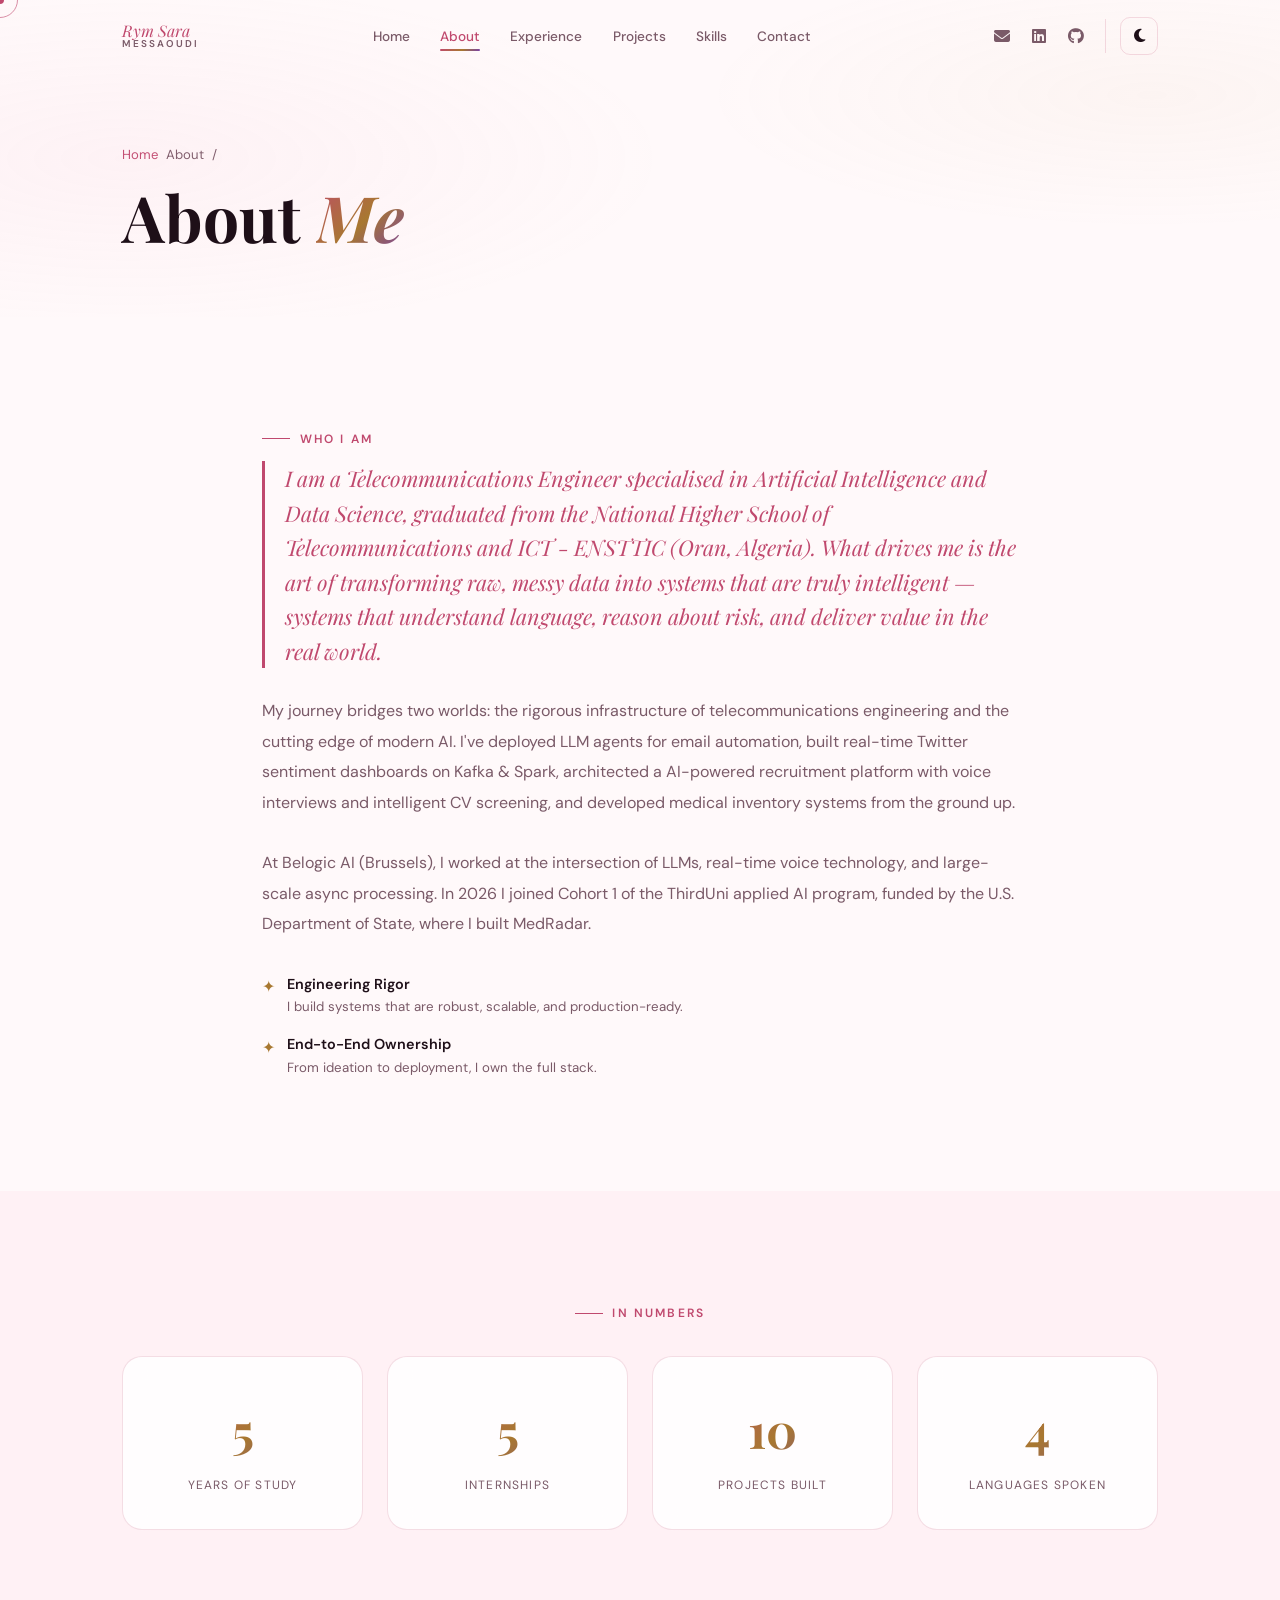
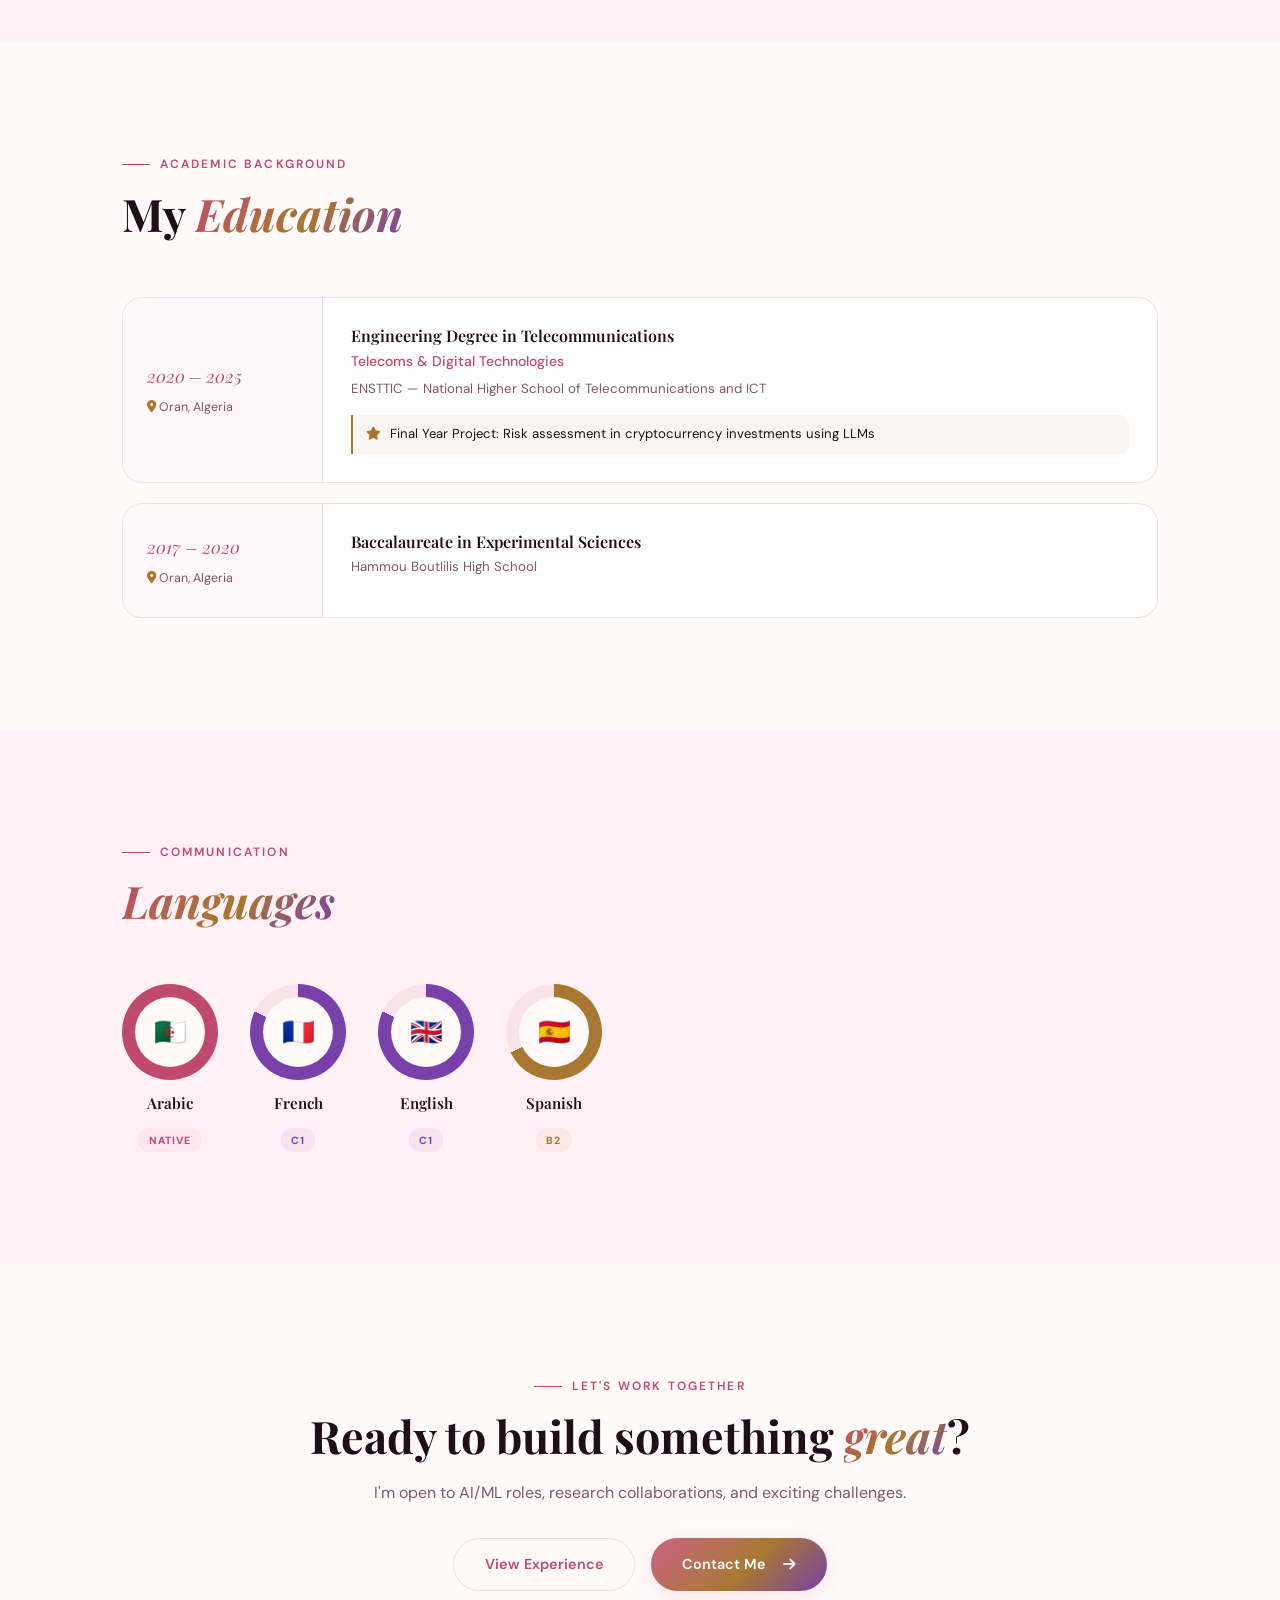
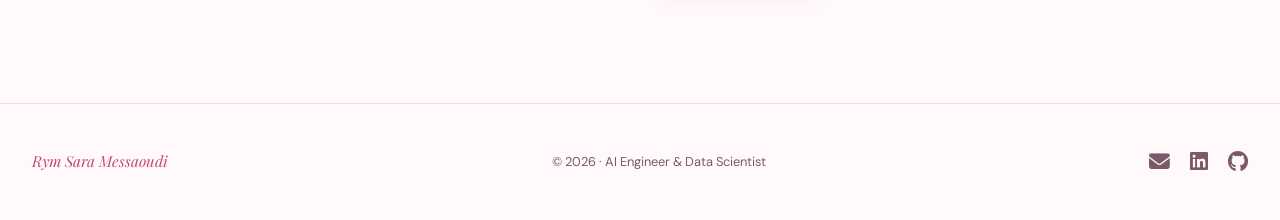
<file: about.html>
<!DOCTYPE html>
<html lang="en" data-theme="light">
<head>
  <meta charset="UTF-8">
  <meta name="viewport" content="width=device-width, initial-scale=1.0">
  <title>About — Rym Sara Messaoudi</title>
  <meta name="description" content="About Rym Sara Messaoudi — AI Engineer & Data Scientist from Oran, Algeria.">
  <link rel="preconnect" href="https://fonts.googleapis.com">
  <link rel="preconnect" href="https://fonts.gstatic.com" crossorigin>
  <link href="https://fonts.googleapis.com/css2?family=Playfair+Display:ital,wght@0,600;0,700;1,400;1,600&family=DM+Sans:wght@300;400;500;600&display=swap" rel="stylesheet">
  <link rel="stylesheet" href="https://cdnjs.cloudflare.com/ajax/libs/font-awesome/6.5.1/css/all.min.css" integrity="sha512-DTOQO9RWCH3ppGqcWaEA1BIZOC6xxalwEsw9c2QQeAIftl+Vegovlnee1c9QX4TctnWMn13TZye+giMm8e2LwA==" crossorigin="anonymous" referrerpolicy="no-referrer">
  <link rel="stylesheet" href="css/style.css">
</head>
<body id="page-about">

  <div class="cursor-dot"  id="cursor-dot"></div>
  <div class="cursor-ring" id="cursor-ring"></div>

  <!-- ── NAVBAR ──────────────────────────────────────────────────────────── -->
  <nav id="navbar">
    <div class="nav-inner">
      <a href="index.html" class="nav-logo">
        <span class="logo-first">Rym Sara</span>
        <span class="logo-last">Messaoudi</span>
      </a>
      <ul class="nav-links" id="nav-links">
        <li><a href="index.html"      class="nav-link">Home</a></li>
        <li><a href="about.html"      class="nav-link">About</a></li>
        <li><a href="experience.html" class="nav-link">Experience</a></li>
        <li><a href="projects.html"   class="nav-link">Projects</a></li>
        <li><a href="skills.html"     class="nav-link">Skills</a></li>
        <li><a href="contact.html"    class="nav-link">Contact</a></li>
      </ul>
      <div class="nav-actions">
        <button type="button" class="theme-toggle" id="theme-toggle" aria-label="Toggle theme">
          <i class="fas fa-moon"></i>
        </button>
        <button type="button" class="hamburger" id="hamburger" aria-label="Menu">
          <span></span><span></span><span></span>
        </button>
      </div>
    </div>
  </nav>

  <!-- ── PAGE HEADER ──────────────────────────────────────────────────────── -->
  <header class="page-hero">
    <div class="container">
      <p class="page-breadcrumb"><a href="index.html">Home</a> About</p>
      <h1 class="page-title">About <em>Me</em></h1>
    </div>
  </header>

  <!-- ── BIO ──────────────────────────────────────────────────────────────── -->
  <section class="section">
    <div class="container" style="max-width:820px">
      <p class="section-label">Who I Am</p>
      <blockquote class="bio-quote" id="bio-intro"></blockquote>
      <p class="bio-text" id="bio-body"></p>
      <div class="bio-values" id="bio-values"></div>
    </div>
  </section>

  <!-- ── STATS ────────────────────────────────────────────────────────────── -->
  <section class="section section-alt">
    <div class="container">
      <p class="section-label" style="justify-content:center;margin-bottom:2rem">In Numbers</p>
      <div class="stats-row" id="stats-row"></div>
    </div>
  </section>

  <!-- ── EDUCATION ────────────────────────────────────────────────────────── -->
  <section class="section">
    <div class="container">
      <div class="section-head">
        <p class="section-label">Academic Background</p>
        <h2 class="section-title">My <em>Education</em></h2>
      </div>
      <div class="edu-list" id="education-list"></div>
    </div>
  </section>

  <!-- ── LANGUAGES ────────────────────────────────────────────────────────── -->
  <section class="section section-alt">
    <div class="container">
      <div class="section-head">
        <p class="section-label">Communication</p>
        <h2 class="section-title"><em>Languages</em></h2>
      </div>
      <div style="max-width:480px" id="languages-list"></div>
    </div>
  </section>

  <!-- ── CTA ──────────────────────────────────────────────────────────────── -->
  <section class="section">
    <div class="container" style="text-align:center">
      <p class="section-label" style="justify-content:center">Let's Work Together</p>
      <h2 class="section-title" style="margin-bottom:1rem">Ready to build something <em>great</em>?</h2>
      <p style="color:var(--muted);margin-bottom:2rem;font-size:1rem">I'm open to AI/ML roles, research collaborations, and exciting challenges.</p>
      <div style="display:flex;gap:1rem;justify-content:center;flex-wrap:wrap">
        <a href="experience.html" class="btn btn-outline">View Experience</a>
        <a href="contact.html"    class="btn btn-primary">Contact Me &nbsp;<i class="fas fa-arrow-right"></i></a>
      </div>
    </div>
  </section>

  <!-- ── FOOTER ────────────────────────────────────────────────────────────── -->
  <footer>
    <div class="footer-name">Rym Sara Messaoudi</div>
    <span class="footer-copy">© 2026 · AI Engineer & Data Scientist</span>
    <div class="footer-links">
      <a href="mailto:rym.sara.messaoudi@gmail.com" aria-label="Email"><i class="fas fa-envelope"></i></a>
      <a href="https://www.linkedin.com/in/rym-sara-messaoudi-b8a558211" target="_blank" rel="noopener" aria-label="LinkedIn"><i class="fab fa-linkedin"></i></a>
      <a href="https://github.com/MessaoudiRym" target="_blank" rel="noopener" aria-label="GitHub"><i class="fab fa-github"></i></a>
    </div>
  </footer>

  <script src="js/data.js"></script>
  <script src="js/main.js"></script>
</body>
</html>
</file>
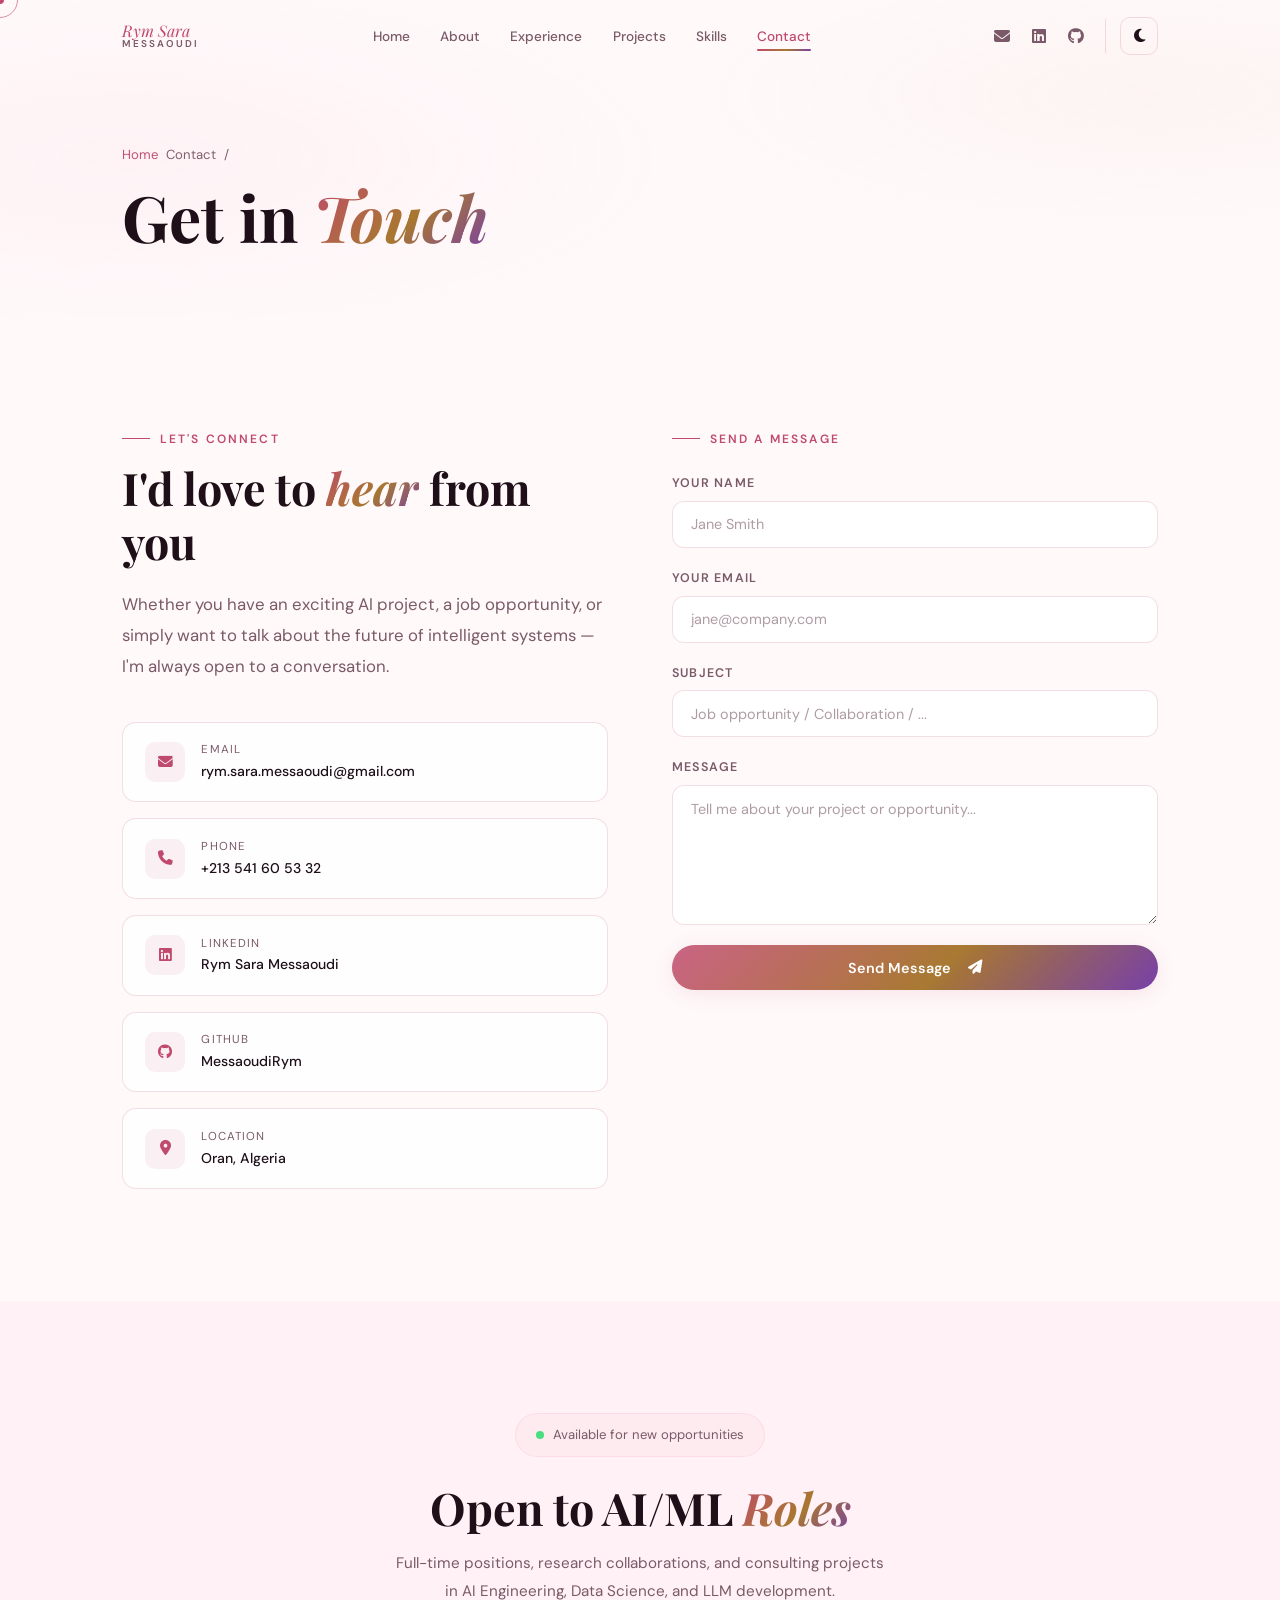
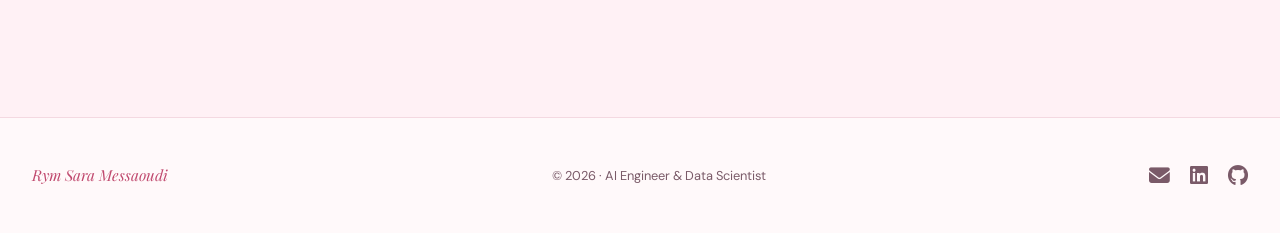
<file: contact.html>
<!DOCTYPE html>
<html lang="en" data-theme="light">
<head>
  <meta charset="UTF-8">
  <meta name="viewport" content="width=device-width, initial-scale=1.0">
  <title>Contact — Rym Sara Messaoudi</title>
  <meta name="description" content="Get in touch with Rym Sara Messaoudi — AI Engineer & Data Scientist.">
  <link rel="preconnect" href="https://fonts.googleapis.com">
  <link rel="preconnect" href="https://fonts.gstatic.com" crossorigin>
  <link href="https://fonts.googleapis.com/css2?family=Playfair+Display:ital,wght@0,600;0,700;1,400;1,600&family=DM+Sans:wght@300;400;500;600&display=swap" rel="stylesheet">
  <link rel="stylesheet" href="https://cdnjs.cloudflare.com/ajax/libs/font-awesome/6.5.1/css/all.min.css" integrity="sha512-DTOQO9RWCH3ppGqcWaEA1BIZOC6xxalwEsw9c2QQeAIftl+Vegovlnee1c9QX4TctnWMn13TZye+giMm8e2LwA==" crossorigin="anonymous" referrerpolicy="no-referrer">
  <link rel="stylesheet" href="css/style.css">
</head>
<body id="page-contact">

  <div class="cursor-dot"  id="cursor-dot"></div>
  <div class="cursor-ring" id="cursor-ring"></div>

  <!-- ── NAVBAR ──────────────────────────────────────────────────────────── -->
  <nav id="navbar">
    <div class="nav-inner">
      <a href="index.html" class="nav-logo">
        <span class="logo-first">Rym Sara</span>
        <span class="logo-last">Messaoudi</span>
      </a>
      <ul class="nav-links" id="nav-links">
        <li><a href="index.html"      class="nav-link">Home</a></li>
        <li><a href="about.html"      class="nav-link">About</a></li>
        <li><a href="experience.html" class="nav-link">Experience</a></li>
        <li><a href="projects.html"   class="nav-link">Projects</a></li>
        <li><a href="skills.html"     class="nav-link">Skills</a></li>
        <li><a href="contact.html"    class="nav-link">Contact</a></li>
      </ul>
      <div class="nav-actions">
        <button type="button" class="theme-toggle" id="theme-toggle" aria-label="Toggle theme">
          <i class="fas fa-moon"></i>
        </button>
        <button type="button" class="hamburger" id="hamburger" aria-label="Menu">
          <span></span><span></span><span></span>
        </button>
      </div>
    </div>
  </nav>

  <!-- ── PAGE HEADER ──────────────────────────────────────────────────────── -->
  <header class="page-hero">
    <div class="container">
      <p class="page-breadcrumb"><a href="index.html">Home</a> Contact</p>
      <h1 class="page-title">Get in <em>Touch</em></h1>
    </div>
  </header>

  <!-- ── CONTACT ──────────────────────────────────────────────────────────── -->
  <section class="section">
    <div class="container">
      <div class="contact-grid">

        <!-- Left: info -->
        <div>
          <p class="section-label">Let's Connect</p>
          <h2 class="section-title" style="margin-bottom:1.25rem">I'd love to <em>hear</em> from you</h2>
          <p class="contact-intro">
            Whether you have an exciting AI project, a job opportunity, or simply want to talk about the future of intelligent systems — I'm always open to a conversation.
          </p>
          <div class="contact-links" id="contact-links"></div>
        </div>

        <!-- Right: form -->
        <div>
          <p class="section-label" style="margin-bottom:1.5rem">Send a Message</p>
          <!-- Using mailto action — opens email client with pre-filled content -->
          <form class="contact-form" action="mailto:rym.sara.messaoudi@gmail.com" method="post" enctype="text/plain">
            <div class="form-group">
              <label for="f-name">Your Name</label>
              <input type="text" id="f-name" name="name" placeholder="Jane Smith" required maxlength="100" autocomplete="name">
            </div>
            <div class="form-group">
              <label for="f-email">Your Email</label>
              <input type="email" id="f-email" name="email" placeholder="jane@company.com" required maxlength="254" autocomplete="email">
            </div>
            <div class="form-group">
              <label for="f-subject">Subject</label>
              <input type="text" id="f-subject" name="subject" placeholder="Job opportunity / Collaboration / ..." maxlength="200">
            </div>
            <div class="form-group">
              <label for="f-message">Message</label>
              <textarea id="f-message" name="message" placeholder="Tell me about your project or opportunity..." required maxlength="2000"></textarea>
            </div>
            <button type="submit" id="f-submit" class="btn btn-primary" style="width:100%;justify-content:center">
              Send Message &nbsp;<i class="fas fa-paper-plane"></i>
            </button>
          </form>
        </div>

      </div>
    </div>
  </section>

  <!-- ── AVAILABILITY BANNER ──────────────────────────────────────────────── -->
  <section class="section section-alt">
    <div class="container" style="text-align:center">
      <div style="display:inline-flex;align-items:center;gap:0.6rem;background:rgba(240,165,191,0.08);border:1px solid rgba(240,165,191,0.2);padding:0.6rem 1.25rem;border-radius:50px;margin-bottom:1.5rem">
        <span style="width:8px;height:8px;background:#4ade80;border-radius:50%;animation:blink 2s infinite"></span>
        <span style="font-size:0.82rem;color:var(--muted)">Available for new opportunities</span>
      </div>
      <h2 class="section-title" style="margin-bottom:1rem">Open to AI/ML <em>Roles</em></h2>
      <p style="color:var(--muted);max-width:500px;margin:0 auto;line-height:1.8;font-size:0.95rem">
        Full-time positions, research collaborations, and consulting projects in AI Engineering, Data Science, and LLM development.
      </p>
    </div>
  </section>

  <!-- ── FOOTER ────────────────────────────────────────────────────────────── -->
  <footer>
    <div class="footer-name">Rym Sara Messaoudi</div>
    <span class="footer-copy">© 2026 · AI Engineer & Data Scientist</span>
    <div class="footer-links">
      <a href="mailto:rym.sara.messaoudi@gmail.com" aria-label="Email"><i class="fas fa-envelope"></i></a>
      <a href="https://www.linkedin.com/in/rym-sara-messaoudi-b8a558211" target="_blank" rel="noopener" aria-label="LinkedIn"><i class="fab fa-linkedin"></i></a>
      <a href="https://github.com/MessaoudiRym" target="_blank" rel="noopener" aria-label="GitHub"><i class="fab fa-github"></i></a>
    </div>
  </footer>

  <script src="js/data.js"></script>
  <script src="js/main.js"></script>
  <script>
    (function () {
      const form = document.querySelector('.contact-form');
      if (!form) return;

      const emailRx = /^[^\s@]+@[^\s@]+\.[^\s@]+$/;

      form.addEventListener('submit', function (e) {
        const nameEl    = document.getElementById('f-name');
        const emailEl   = document.getElementById('f-email');
        const subjectEl = document.getElementById('f-subject');
        const msgEl     = document.getElementById('f-message');
        const btn       = document.getElementById('f-submit');

        // Trim whitespace — prevents empty-looking required fields from passing
        nameEl.value    = nameEl.value.trim();
        emailEl.value   = emailEl.value.trim();
        subjectEl.value = subjectEl.value.trim();
        msgEl.value     = msgEl.value.trim();

        // Strip newlines from single-line fields (mailto header injection prevention)
        nameEl.value    = nameEl.value.replace(/[\r\n]+/g, ' ');
        subjectEl.value = subjectEl.value.replace(/[\r\n]+/g, ' ');

        // Enforce maxlength as a hard guard (belt & suspenders)
        if (nameEl.value.length > 100)    { nameEl.value    = nameEl.value.slice(0, 100); }
        if (subjectEl.value.length > 200) { subjectEl.value = subjectEl.value.slice(0, 200); }
        if (msgEl.value.length > 2000)    { msgEl.value     = msgEl.value.slice(0, 2000); }

        // Stricter email format check (browser type="email" is permissive)
        if (!emailRx.test(emailEl.value)) {
          e.preventDefault();
          emailEl.setCustomValidity('Please enter a valid email address.');
          emailEl.reportValidity();
          return;
        }
        emailEl.setCustomValidity('');

        // Disable button to prevent accidental double-submit
        if (btn) {
          btn.disabled = true;
          btn.innerHTML = 'Opening email client… <i class="fas fa-spinner fa-spin"></i>';
          setTimeout(function () {
            btn.disabled = false;
            btn.innerHTML = 'Send Message &nbsp;<i class="fas fa-paper-plane"></i>';
          }, 4000);
        }
      });

      // Clear custom validity as the user types
      document.getElementById('f-email').addEventListener('input', function () {
        this.setCustomValidity('');
      });
    })();
  </script>
</body>
</html>
</file>
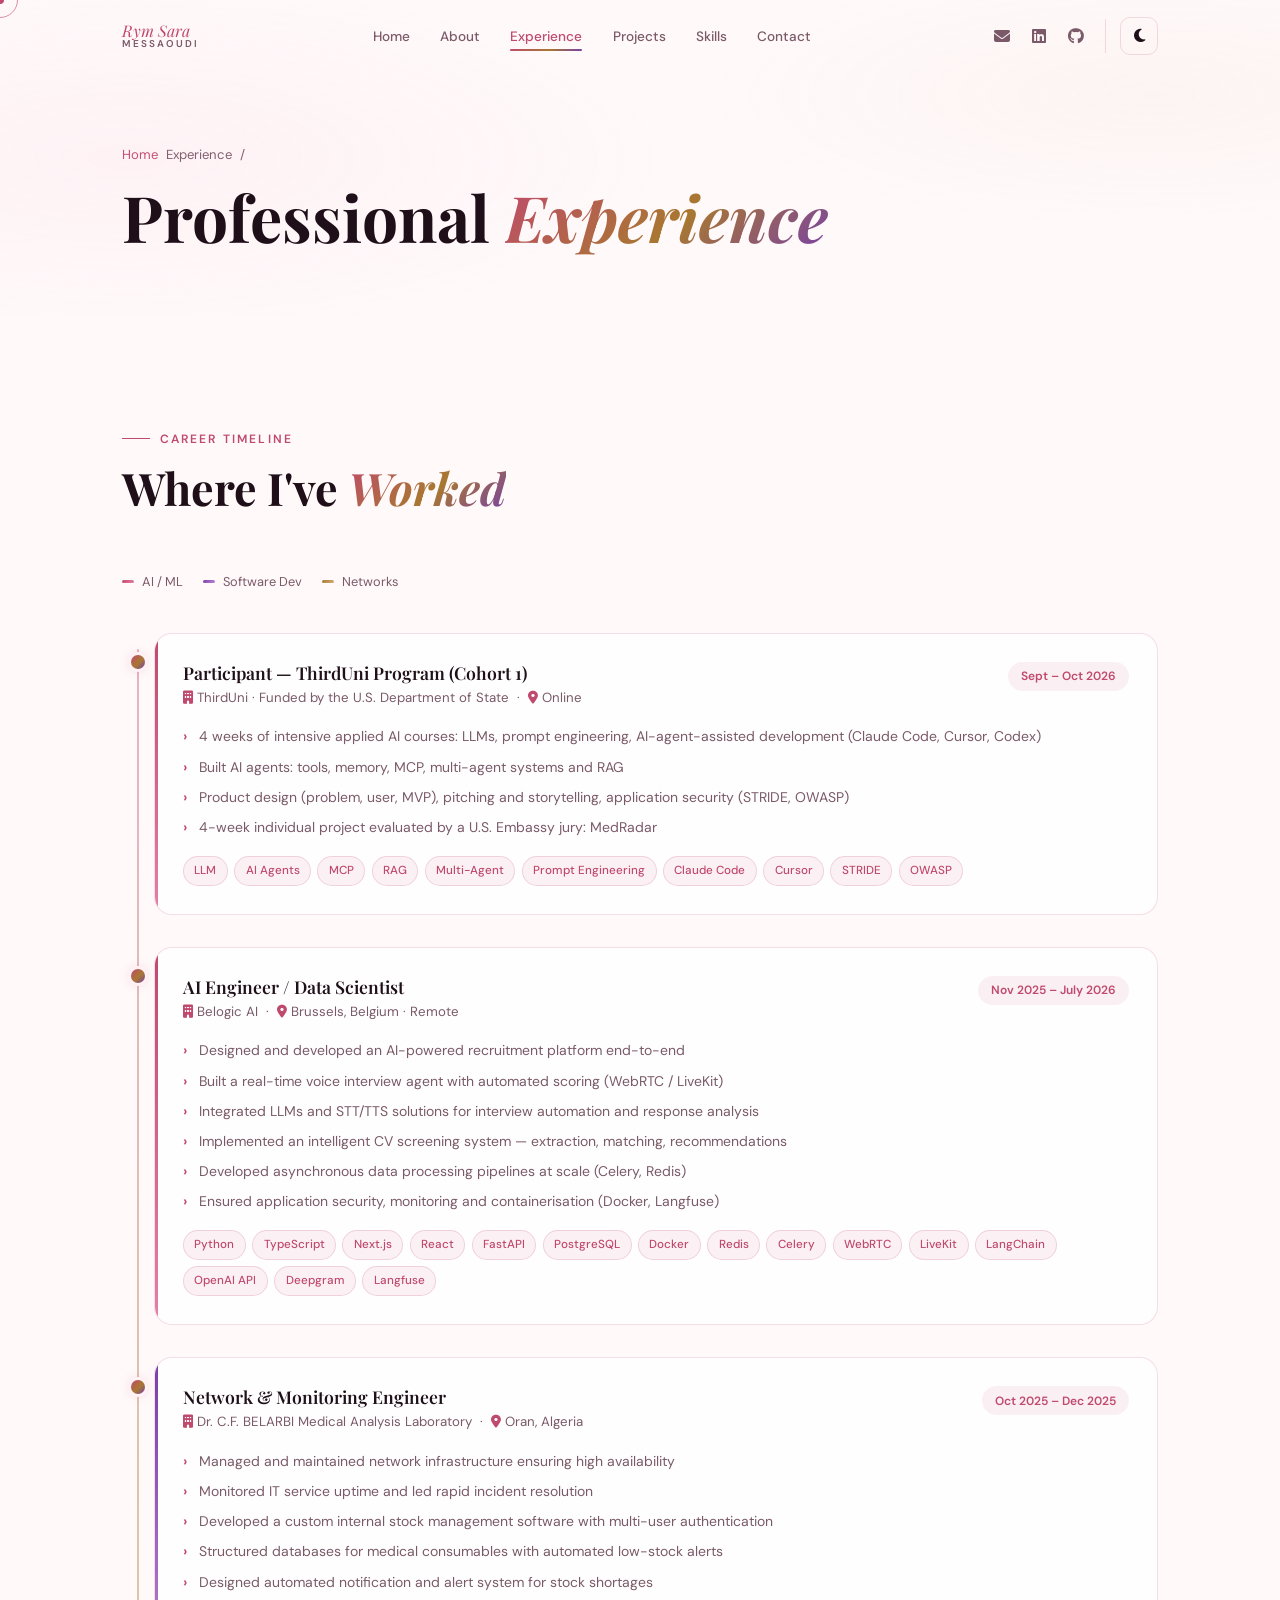
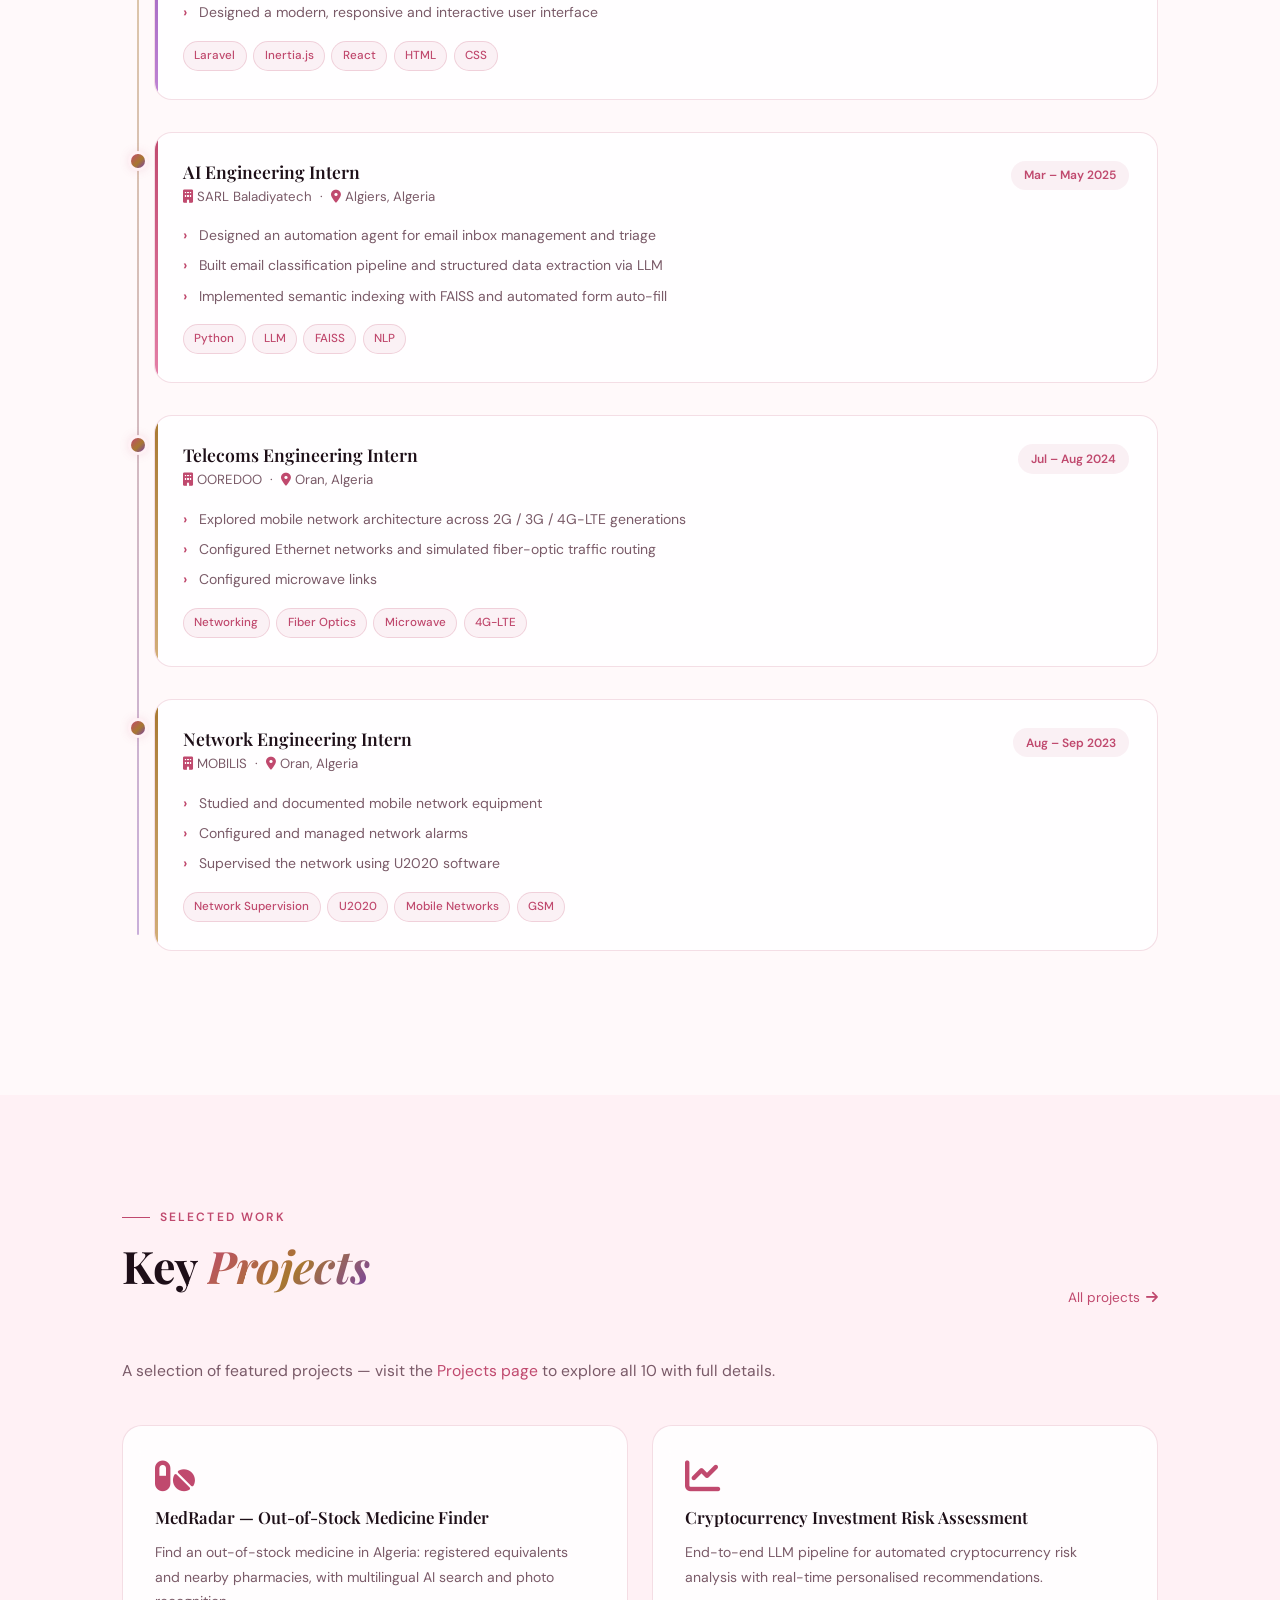
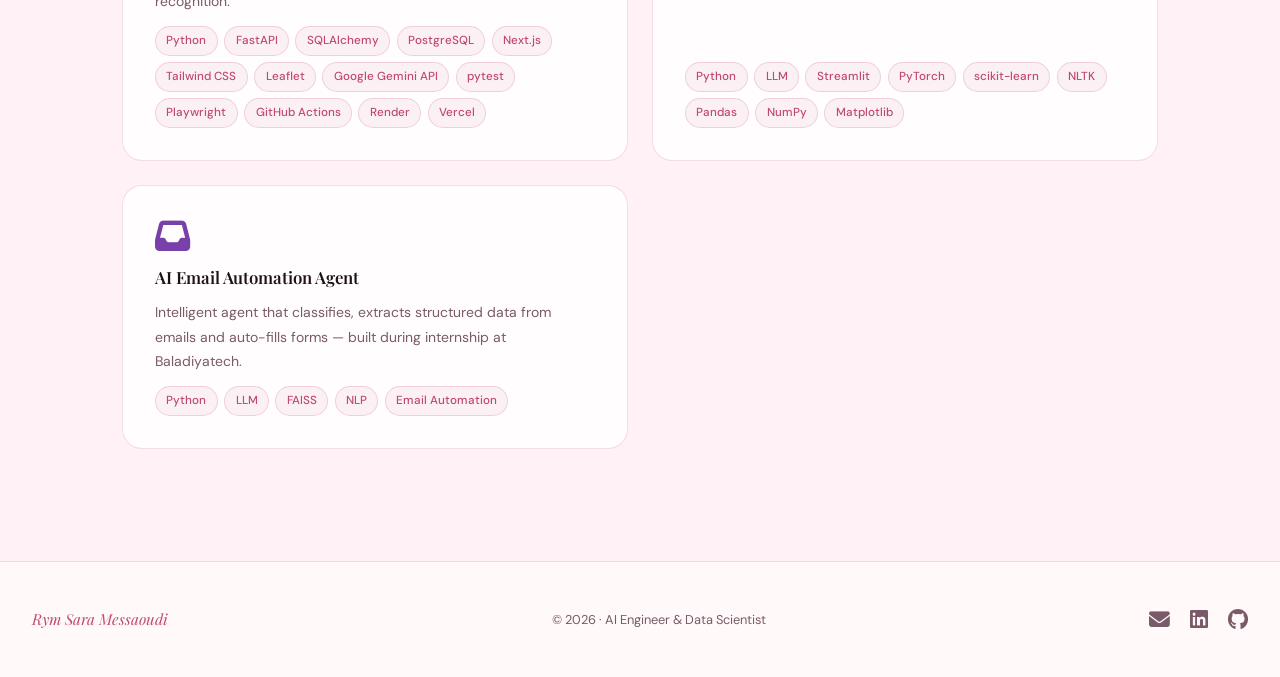
<file: experience.html>
<!DOCTYPE html>
<html lang="en" data-theme="light">
<head>
  <meta charset="UTF-8">
  <meta name="viewport" content="width=device-width, initial-scale=1.0">
  <title>Experience — Rym Sara Messaoudi</title>
  <meta name="description" content="Professional experience and projects of Rym Sara Messaoudi — AI Engineer.">
  <link rel="preconnect" href="https://fonts.googleapis.com">
  <link rel="preconnect" href="https://fonts.gstatic.com" crossorigin>
  <link href="https://fonts.googleapis.com/css2?family=Playfair+Display:ital,wght@0,600;0,700;1,400;1,600&family=DM+Sans:wght@300;400;500;600&display=swap" rel="stylesheet">
  <link rel="stylesheet" href="https://cdnjs.cloudflare.com/ajax/libs/font-awesome/6.5.1/css/all.min.css" integrity="sha512-DTOQO9RWCH3ppGqcWaEA1BIZOC6xxalwEsw9c2QQeAIftl+Vegovlnee1c9QX4TctnWMn13TZye+giMm8e2LwA==" crossorigin="anonymous" referrerpolicy="no-referrer">
  <link rel="stylesheet" href="css/style.css">
</head>
<body id="page-experience">

  <div class="cursor-dot"  id="cursor-dot"></div>
  <div class="cursor-ring" id="cursor-ring"></div>

  <!-- ── NAVBAR ──────────────────────────────────────────────────────────── -->
  <nav id="navbar">
    <div class="nav-inner">
      <a href="index.html" class="nav-logo">
        <span class="logo-first">Rym Sara</span>
        <span class="logo-last">Messaoudi</span>
      </a>
      <ul class="nav-links" id="nav-links">
        <li><a href="index.html"      class="nav-link">Home</a></li>
        <li><a href="about.html"      class="nav-link">About</a></li>
        <li><a href="experience.html" class="nav-link">Experience</a></li>
        <li><a href="projects.html"   class="nav-link">Projects</a></li>
        <li><a href="skills.html"     class="nav-link">Skills</a></li>
        <li><a href="contact.html"    class="nav-link">Contact</a></li>
      </ul>
      <div class="nav-actions">
        <button type="button" class="theme-toggle" id="theme-toggle" aria-label="Toggle theme">
          <i class="fas fa-moon"></i>
        </button>
        <button type="button" class="hamburger" id="hamburger" aria-label="Menu">
          <span></span><span></span><span></span>
        </button>
      </div>
    </div>
  </nav>

  <!-- ── PAGE HEADER ──────────────────────────────────────────────────────── -->
  <header class="page-hero">
    <div class="container">
      <p class="page-breadcrumb"><a href="index.html">Home</a> Experience</p>
      <h1 class="page-title">Professional <em>Experience</em></h1>
    </div>
  </header>

  <!-- ── EXPERIENCE TIMELINE ──────────────────────────────────────────────── -->
  <section class="section">
    <div class="container">
      <div class="section-head">
        <p class="section-label">Career Timeline</p>
        <h2 class="section-title">Where I've <em>Worked</em></h2>
      </div>

      <!-- Legend -->
      <div style="display:flex;flex-wrap:wrap;gap:1.25rem;margin-bottom:2.5rem">
        <span style="display:flex;align-items:center;gap:0.5rem;font-size:0.8rem;color:var(--muted)">
          <span style="width:12px;height:3px;background:var(--grad-rose);border-radius:2px;display:inline-block"></span> AI / ML
        </span>
        <span style="display:flex;align-items:center;gap:0.5rem;font-size:0.8rem;color:var(--muted)">
          <span style="width:12px;height:3px;background:var(--grad-lav);border-radius:2px;display:inline-block"></span> Software Dev
        </span>
        <span style="display:flex;align-items:center;gap:0.5rem;font-size:0.8rem;color:var(--muted)">
          <span style="width:12px;height:3px;background:var(--grad-gold);border-radius:2px;display:inline-block"></span> Networks
        </span>
      </div>

      <div class="timeline" id="experience-list"></div>
    </div>
  </section>

  <!-- ── PROJECTS ─────────────────────────────────────────────────────────── -->
  <section class="section section-alt">
    <div class="container">
      <div class="highlights-header">
        <div>
          <p class="section-label">Selected Work</p>
          <h2 class="section-title">Key <em>Projects</em></h2>
        </div>
        <a href="projects.html" class="see-all">
          All projects <i class="fas fa-arrow-right"></i>
        </a>
      </div>
      <p class="section-sub" style="margin-bottom:2.5rem;color:var(--muted);font-size:0.98rem;line-height:1.8">A selection of featured projects — visit the <a href="projects.html" style="color:var(--primary)">Projects page</a> to explore all 10 with full details.</p>
      <div class="projects-grid" id="projects-grid"></div>
    </div>
  </section>

  <!-- ── FOOTER ────────────────────────────────────────────────────────────── -->
  <footer>
    <div class="footer-name">Rym Sara Messaoudi</div>
    <span class="footer-copy">© 2026 · AI Engineer & Data Scientist</span>
    <div class="footer-links">
      <a href="mailto:rym.sara.messaoudi@gmail.com" aria-label="Email"><i class="fas fa-envelope"></i></a>
      <a href="https://www.linkedin.com/in/rym-sara-messaoudi-b8a558211" target="_blank" rel="noopener" aria-label="LinkedIn"><i class="fab fa-linkedin"></i></a>
      <a href="https://github.com/MessaoudiRym" target="_blank" rel="noopener" aria-label="GitHub"><i class="fab fa-github"></i></a>
    </div>
  </footer>

  <script src="js/data.js"></script>
  <script src="js/main.js"></script>
</body>
</html>
</file>
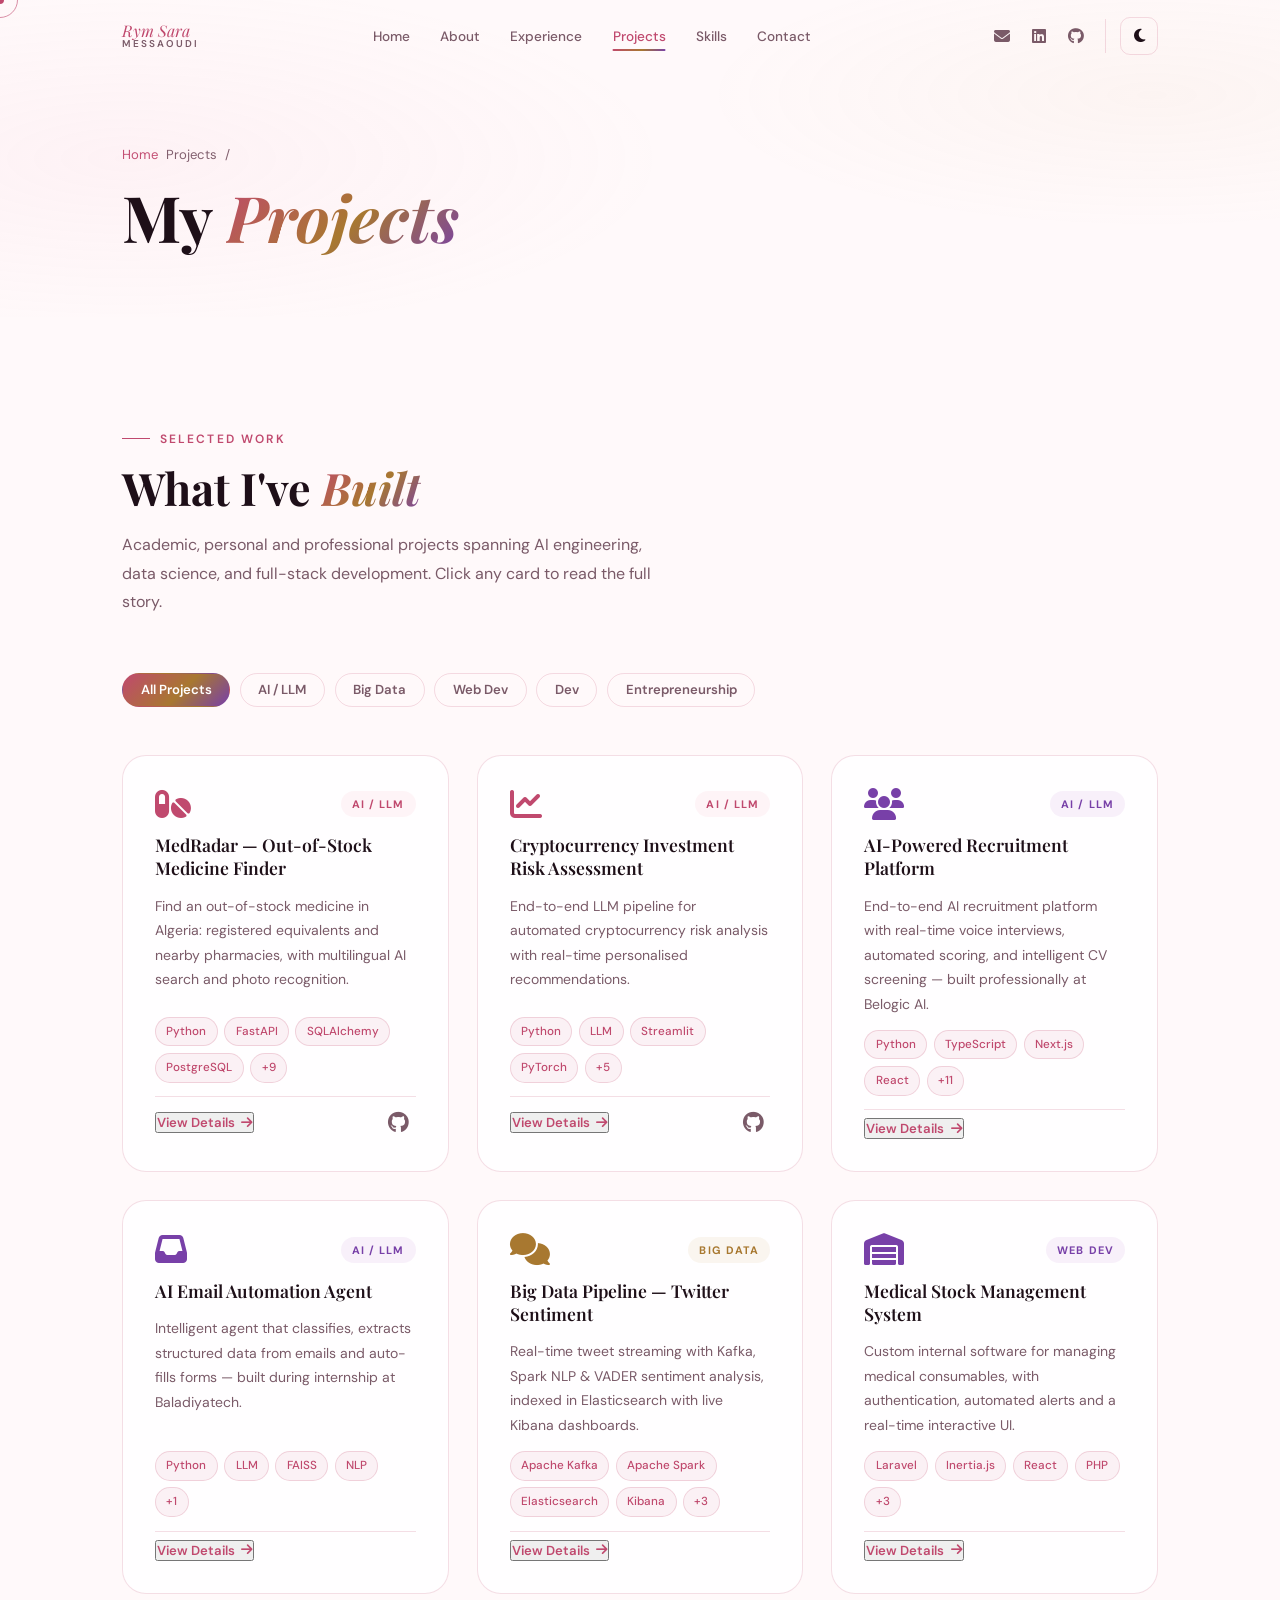
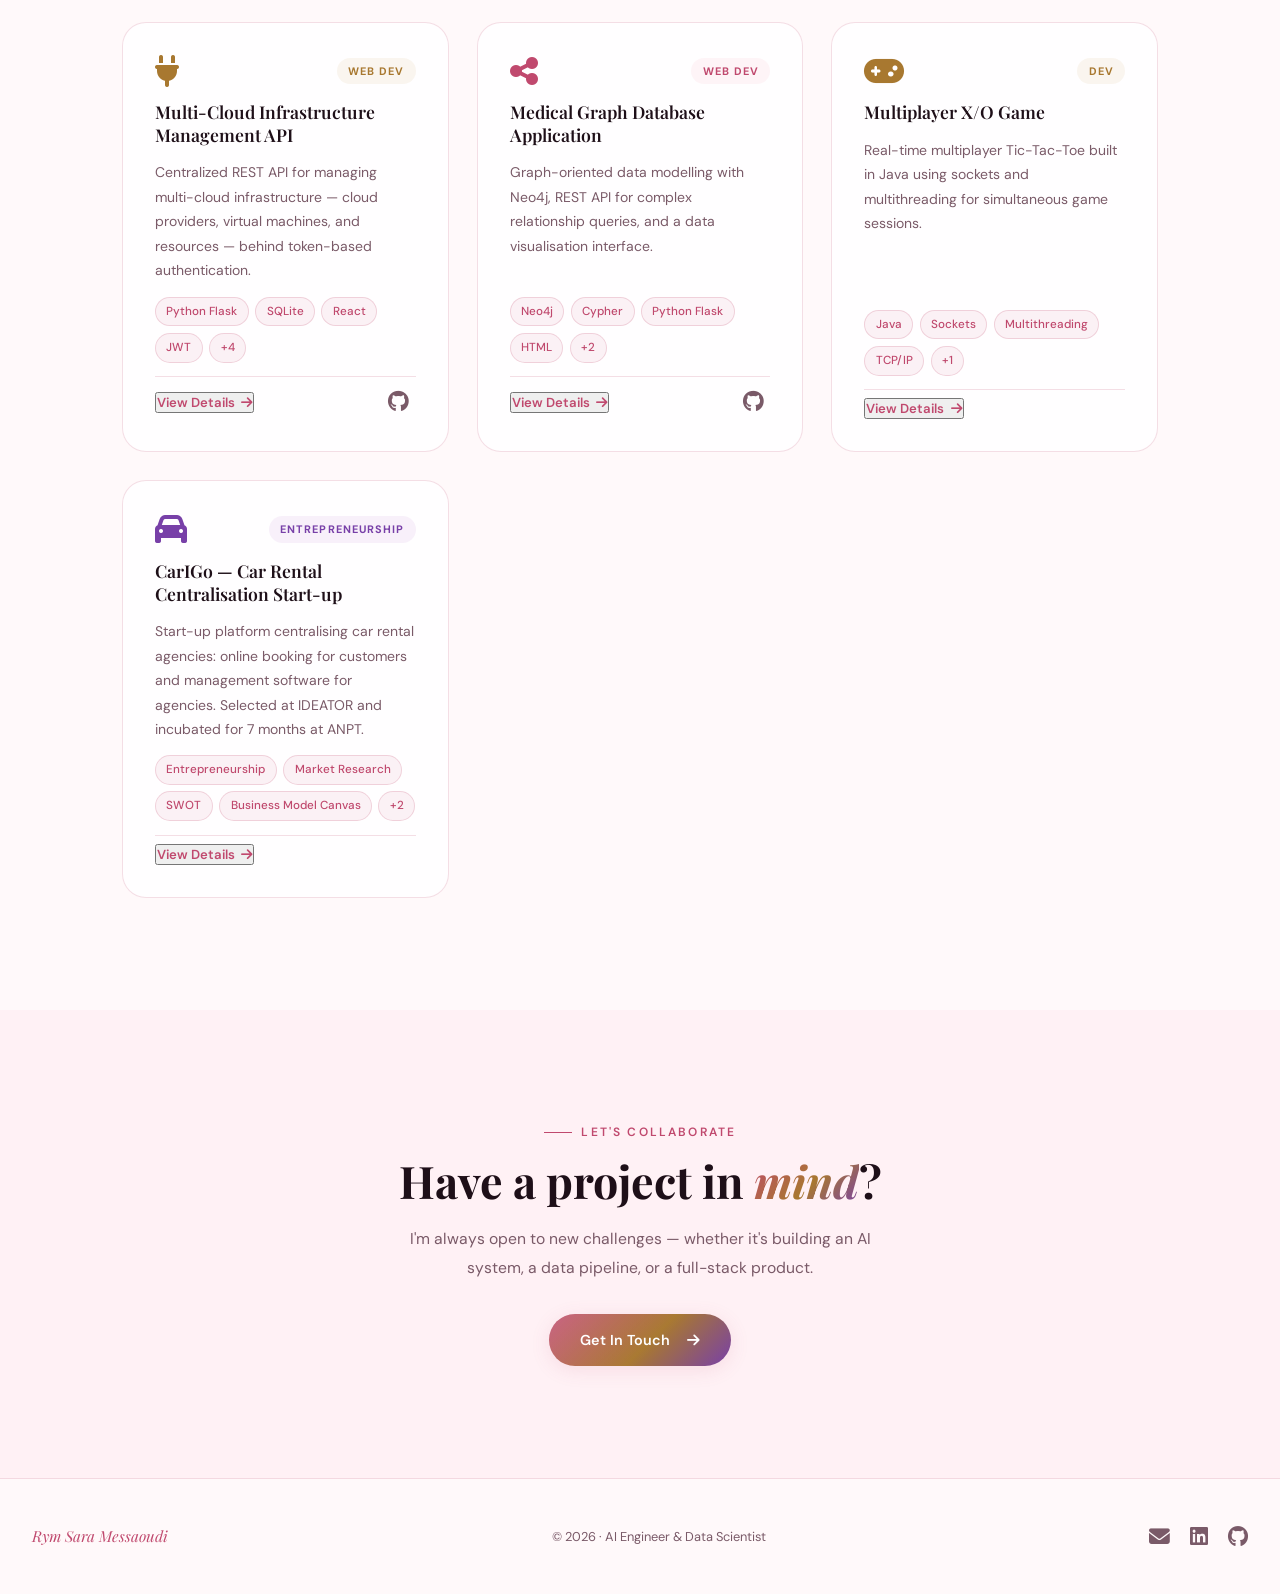
<file: projects.html>
<!DOCTYPE html>
<html lang="en" data-theme="light">
<head>
  <meta charset="UTF-8">
  <meta name="viewport" content="width=device-width, initial-scale=1.0">
  <title>Projects — Rym Sara Messaoudi</title>
  <meta name="description" content="Projects and work by Rym Sara Messaoudi — AI Engineer & Data Scientist.">
  <link rel="preconnect" href="https://fonts.googleapis.com">
  <link rel="preconnect" href="https://fonts.gstatic.com" crossorigin>
  <link href="https://fonts.googleapis.com/css2?family=Playfair+Display:ital,wght@0,600;0,700;1,400;1,600&family=DM+Sans:wght@300;400;500;600&display=swap" rel="stylesheet">
  <link rel="stylesheet" href="https://cdnjs.cloudflare.com/ajax/libs/font-awesome/6.5.1/css/all.min.css" integrity="sha512-DTOQO9RWCH3ppGqcWaEA1BIZOC6xxalwEsw9c2QQeAIftl+Vegovlnee1c9QX4TctnWMn13TZye+giMm8e2LwA==" crossorigin="anonymous" referrerpolicy="no-referrer">
  <link rel="stylesheet" href="css/style.css">
  <style>
    /* ── PROJECTS PAGE SPECIFIC ── */
    .proj-filters {
      display: flex;
      flex-wrap: wrap;
      gap: 0.6rem;
      margin-bottom: 3rem;
    }
    .filter-btn {
      padding: 0.45rem 1.1rem;
      border-radius: 50px;
      border: 1px solid var(--border);
      background: transparent;
      color: var(--muted);
      font-family: 'DM Sans', sans-serif;
      font-size: 0.82rem;
      font-weight: 600;
      cursor: none;
      transition: all 0.25s;
    }
    .filter-btn:hover { border-color: var(--primary); color: var(--text); }
    .filter-btn.active {
      background: var(--grad);
      border-color: transparent;
      color: #fff;
    }

    /* Full-width projects grid */
    .projects-full-grid {
      display: grid;
      grid-template-columns: repeat(auto-fill, minmax(320px, 1fr));
      gap: 1.75rem;
    }
    .proj-full-card {
      background: var(--card);
      -webkit-backdrop-filter: blur(14px);
      backdrop-filter: blur(14px);
      border: 1px solid var(--border);
      border-radius: 24px;
      padding: 2rem;
      display: flex;
      flex-direction: column;
      gap: 0.85rem;
      position: relative;
      overflow: hidden;
      cursor: none;
      transition: transform 0.3s, box-shadow 0.3s, border-color 0.3s;
    }
    .proj-full-card::after {
      content: '';
      position: absolute;
      top: 0; left: 0; right: 0;
      height: 3px;
      opacity: 0;
      transition: opacity 0.3s;
    }
    .proj-full-card.accent-rose::after     { background: var(--grad-rose); }
    .proj-full-card.accent-gold::after     { background: var(--grad-gold); }
    .proj-full-card.accent-lavender::after { background: var(--grad-lav);  }
    .proj-full-card:hover { transform: translateY(-6px); box-shadow: 0 24px 60px var(--shadow); }
    .proj-full-card:hover::after { opacity: 1; }
    .proj-full-card:hover.accent-rose     { border-color: rgba(240,165,191,0.35); }
    .proj-full-card:hover.accent-gold     { border-color: rgba(212,175,122,0.35); }
    .proj-full-card:hover.accent-lavender { border-color: rgba(192,132,212,0.35); }

    .proj-card-header { display: flex; align-items: center; justify-content: space-between; gap: 1rem; }
    .proj-card-emoji  { font-size: 2rem; line-height: 1; }
    .proj-cat-badge {
      font-size: 0.68rem;
      font-weight: 700;
      text-transform: uppercase;
      letter-spacing: 0.1em;
      padding: 0.25rem 0.7rem;
      border-radius: 20px;
      flex-shrink: 0;
    }
    .proj-cat-badge.rose     { background: rgba(240,165,191,0.12); color: var(--primary); }
    .proj-cat-badge.gold     { background: rgba(212,175,122,0.12); color: var(--gold);    }
    .proj-cat-badge.lavender { background: rgba(192,132,212,0.12); color: var(--lavender); }

    .proj-card-title { font-family: 'Playfair Display', serif; font-size: 1.1rem; font-weight: 600; line-height: 1.3; }
    .proj-card-short { font-size: 0.875rem; color: var(--muted); line-height: 1.75; flex: 1; }

    .proj-card-footer {
      display: flex;
      align-items: center;
      justify-content: space-between;
      padding-top: 0.5rem;
      border-top: 1px solid var(--border);
      margin-top: auto;
    }
    .proj-view-btn {
      display: inline-flex;
      align-items: center;
      gap: 0.4rem;
      font-size: 0.82rem;
      font-weight: 600;
      color: var(--primary);
      transition: gap 0.2s;
    }
    .proj-view-btn:hover { gap: 0.65rem; }

    /* hidden when filtered */
    .proj-full-card.hidden { display: none; }

    /* ── MODAL ── */
    .proj-modal-overlay {
      position: fixed;
      inset: 0;
      z-index: 900;
      background: rgba(12, 8, 16, 0.85);
      -webkit-backdrop-filter: blur(8px);
      backdrop-filter: blur(8px);
      display: flex;
      align-items: center;
      justify-content: center;
      padding: 1.5rem;
      opacity: 0;
      pointer-events: none;
      transition: opacity 0.3s;
    }
    .proj-modal-overlay.open {
      opacity: 1;
      pointer-events: auto;
    }
    [data-theme="light"] .proj-modal-overlay { background: rgba(255,249,250,0.82); }

    .proj-modal {
      background: var(--card-solid);
      border: 1px solid var(--border);
      border-radius: 28px;
      max-width: 680px;
      width: 100%;
      max-height: 90vh;
      overflow-y: auto;
      padding: 2.5rem;
      position: relative;
      transform: translateY(30px) scale(0.97);
      transition: transform 0.35s cubic-bezier(0.34,1.56,0.64,1);
      scrollbar-width: thin;
      scrollbar-color: var(--border) transparent;
    }
    .proj-modal-overlay.open .proj-modal {
      transform: translateY(0) scale(1);
    }
    .proj-modal::-webkit-scrollbar { width: 4px; }
    .proj-modal::-webkit-scrollbar-thumb { background: var(--border); border-radius: 4px; }

    .modal-close {
      position: absolute;
      top: 1.25rem;
      right: 1.25rem;
      width: 36px;
      height: 36px;
      border-radius: 50%;
      background: rgba(240,165,191,0.1);
      border: 1px solid var(--border);
      color: var(--muted);
      font-size: 1rem;
      cursor: none;
      display: flex;
      align-items: center;
      justify-content: center;
      transition: background 0.2s, color 0.2s;
    }
    .modal-close:hover { background: rgba(240,165,191,0.2); color: var(--text); }

    .modal-header { display: flex; align-items: flex-start; gap: 1.25rem; margin-bottom: 1.75rem; }
    .modal-emoji  { font-size: 2.5rem; line-height: 1; flex-shrink: 0; }
    .modal-emoji.accent-rose     i { color: var(--primary); }
    .modal-emoji.accent-gold     i { color: var(--gold); }
    .modal-emoji.accent-lavender i { color: var(--lavender); }
    .modal-title-wrap {}
    .modal-cat {
      font-size: 0.72rem;
      font-weight: 700;
      text-transform: uppercase;
      letter-spacing: 0.12em;
      color: var(--primary);
      margin-bottom: 0.3rem;
    }
    .modal-title {
      font-family: 'Playfair Display', serif;
      font-size: 1.5rem;
      font-weight: 700;
      line-height: 1.25;
    }

    .modal-context {
      display: inline-flex;
      align-items: center;
      gap: 0.45rem;
      font-size: 0.78rem;
      color: var(--muted);
      background: rgba(240,165,191,0.07);
      padding: 0.35rem 0.85rem;
      border-radius: 20px;
      margin-bottom: 1.5rem;
    }
    .modal-context i { color: var(--gold); }
    [data-theme="light"] .modal-context { background: rgba(192,73,110,0.06); }

    .modal-desc {
      font-size: 0.92rem;
      color: var(--muted);
      line-height: 1.9;
      white-space: pre-line;
      margin-bottom: 1.75rem;
    }
    .modal-highlights-title {
      font-size: 0.75rem;
      font-weight: 700;
      text-transform: uppercase;
      letter-spacing: 0.12em;
      color: var(--text);
      margin-bottom: 0.85rem;
      display: flex;
      align-items: center;
      gap: 0.5rem;
    }
    .modal-highlights-title::after {
      content: '';
      flex: 1;
      height: 1px;
      background: linear-gradient(to right, var(--border), transparent);
    }
    .modal-highlights {
      display: flex;
      flex-direction: column;
      gap: 0.5rem;
      margin-bottom: 1.75rem;
    }
    .modal-highlights li {
      font-size: 0.875rem;
      color: var(--muted);
      padding-left: 1.25rem;
      position: relative;
      line-height: 1.65;
    }
    .modal-highlights li::before {
      content: '◆';
      position: absolute;
      left: 0;
      color: var(--primary);
      font-size: 0.5rem;
      top: 0.45rem;
    }
    .modal-tags-title {
      font-size: 0.75rem;
      font-weight: 700;
      text-transform: uppercase;
      letter-spacing: 0.12em;
      color: var(--text);
      margin-bottom: 0.85rem;
    }

    /* top stripe on modal by accent */
    .proj-modal.accent-rose     { border-top: 3px solid #f0a5bf; }
    .proj-modal.accent-gold     { border-top: 3px solid #d4af7a; }
    .proj-modal.accent-lavender { border-top: 3px solid #c084d4; }

    /* GitHub icon on card */
    .proj-github-link {
      width: 34px;
      height: 34px;
      display: flex;
      align-items: center;
      justify-content: center;
      border-radius: 8px;
      color: var(--muted);
      font-size: 1.35rem;
      transition: color 0.2s, background 0.2s;
      cursor: none;
      flex-shrink: 0;
    }
    .proj-github-link:hover { color: var(--text); background: var(--glow); }

    /* GitHub button in modal */
    .modal-github-btn {
      display: inline-flex;
      align-items: center;
      gap: 0.5rem;
      margin-top: 1.25rem;
      padding: 0.6rem 1.25rem;
      border-radius: 50px;
      border: 1px solid var(--border);
      color: var(--text);
      font-family: 'DM Sans', sans-serif;
      font-size: 0.875rem;
      font-weight: 600;
      transition: border-color 0.2s, color 0.2s, background 0.2s;
      cursor: none;
    }
    .modal-github-btn:hover { border-color: var(--primary); color: var(--primary); background: var(--glow); }

    @media (max-width: 600px) {
      .proj-modal { padding: 1.75rem 1.25rem; }
      .projects-full-grid { grid-template-columns: 1fr; }
    }
  </style>
</head>
<body id="page-projects">

  <div class="cursor-dot"  id="cursor-dot"></div>
  <div class="cursor-ring" id="cursor-ring"></div>

  <!-- ── NAVBAR ──────────────────────────────────────────────────────────── -->
  <nav id="navbar">
    <div class="nav-inner">
      <a href="index.html" class="nav-logo">
        <span class="logo-first">Rym Sara</span>
        <span class="logo-last">Messaoudi</span>
      </a>
      <ul class="nav-links" id="nav-links">
        <li><a href="index.html"      class="nav-link">Home</a></li>
        <li><a href="about.html"      class="nav-link">About</a></li>
        <li><a href="experience.html" class="nav-link">Experience</a></li>
        <li><a href="projects.html"   class="nav-link">Projects</a></li>
        <li><a href="skills.html"     class="nav-link">Skills</a></li>
        <li><a href="contact.html"    class="nav-link">Contact</a></li>
      </ul>
      <div class="nav-actions">
        <button type="button" class="theme-toggle" id="theme-toggle" aria-label="Toggle theme">
          <i class="fas fa-moon"></i>
        </button>
        <button type="button" class="hamburger" id="hamburger" aria-label="Menu">
          <span></span><span></span><span></span>
        </button>
      </div>
    </div>
  </nav>

  <!-- ── PAGE HEADER ──────────────────────────────────────────────────────── -->
  <header class="page-hero">
    <div class="container">
      <p class="page-breadcrumb"><a href="index.html">Home</a> Projects</p>
      <h1 class="page-title">My <em>Projects</em></h1>
    </div>
  </header>

  <!-- ── PROJECTS GRID ────────────────────────────────────────────────────── -->
  <section class="section">
    <div class="container">
      <div class="section-head">
        <p class="section-label">Selected Work</p>
        <h2 class="section-title">What I've <em>Built</em></h2>
        <p class="section-sub">Academic, personal and professional projects spanning AI engineering, data science, and full-stack development. Click any card to read the full story.</p>
      </div>

      <!-- Filters -->
      <div class="proj-filters" id="proj-filters">
        <button type="button" class="filter-btn active" data-filter="all">All Projects</button>
        <button type="button" class="filter-btn" data-filter="AI / LLM">AI / LLM</button>
        <button type="button" class="filter-btn" data-filter="Big Data">Big Data</button>
        <button type="button" class="filter-btn" data-filter="Web Dev">Web Dev</button>
        <button type="button" class="filter-btn" data-filter="Dev">Dev</button>
        <button type="button" class="filter-btn" data-filter="Entrepreneurship">Entrepreneurship</button>
      </div>

      <!-- Cards -->
      <div class="projects-full-grid" id="projects-full-grid"></div>
    </div>
  </section>

  <!-- ── MODAL ────────────────────────────────────────────────────────────── -->
  <div class="proj-modal-overlay" id="proj-modal-overlay" role="dialog" aria-modal="true">
    <div class="proj-modal" id="proj-modal">
      <button type="button" class="modal-close" id="modal-close" aria-label="Close">
        <i class="fas fa-times"></i>
      </button>
      <div class="modal-header">
        <span class="modal-emoji" id="modal-emoji"></span>
        <div class="modal-title-wrap">
          <p class="modal-cat"  id="modal-cat"></p>
          <h2 class="modal-title" id="modal-title"></h2>
        </div>
      </div>
      <p class="modal-context" id="modal-context"></p>
      <p class="modal-desc"    id="modal-desc"></p>
      <p class="modal-highlights-title">Key Highlights</p>
      <ul class="modal-highlights" id="modal-highlights"></ul>
      <p class="modal-tags-title">Tech Stack</p>
      <div class="tags" id="modal-tags"></div>
      <div id="modal-github"></div>
    </div>
  </div>

  <!-- ── CTA ──────────────────────────────────────────────────────────────── -->
  <section class="section section-alt">
    <div class="container" style="text-align:center">
      <p class="section-label" style="justify-content:center">Let's Collaborate</p>
      <h2 class="section-title" style="margin-bottom:1rem">Have a project in <em>mind</em>?</h2>
      <p style="color:var(--muted);max-width:500px;margin:0 auto 2rem;font-size:0.98rem;line-height:1.85">
        I'm always open to new challenges — whether it's building an AI system, a data pipeline, or a full-stack product.
      </p>
      <a href="contact.html" class="btn btn-primary">
        Get In Touch &nbsp;<i class="fas fa-arrow-right"></i>
      </a>
    </div>
  </section>

  <!-- ── FOOTER ────────────────────────────────────────────────────────────── -->
  <footer>
    <div class="footer-name">Rym Sara Messaoudi</div>
    <span class="footer-copy">© 2026 · AI Engineer & Data Scientist</span>
    <div class="footer-links">
      <a href="mailto:rym.sara.messaoudi@gmail.com" aria-label="Email"><i class="fas fa-envelope"></i></a>
      <a href="https://www.linkedin.com/in/rym-sara-messaoudi-b8a558211" target="_blank" rel="noopener" aria-label="LinkedIn"><i class="fab fa-linkedin"></i></a>
      <a href="https://github.com/MessaoudiRym" target="_blank" rel="noopener" aria-label="GitHub"><i class="fab fa-github"></i></a>
    </div>
  </footer>

  <script src="js/data.js"></script>
  <script src="js/main.js"></script>
</body>
</html>
</file>
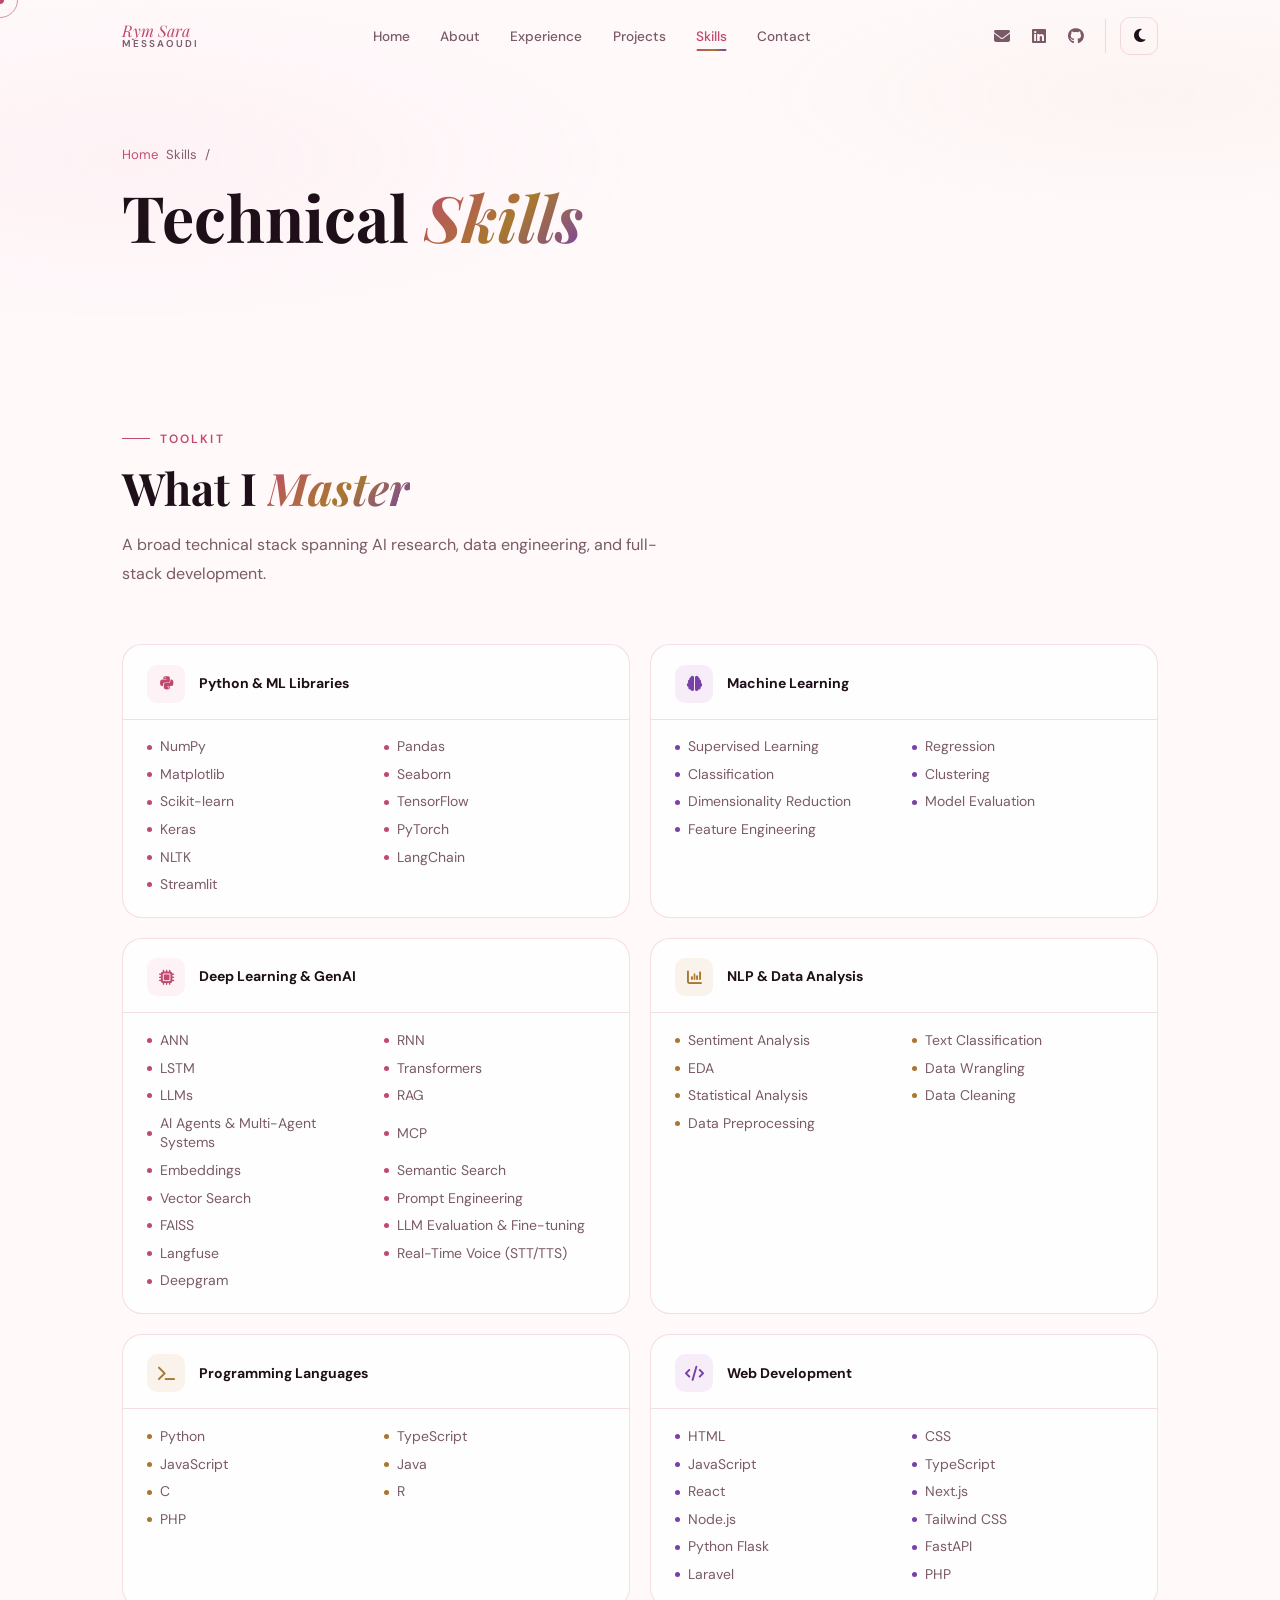
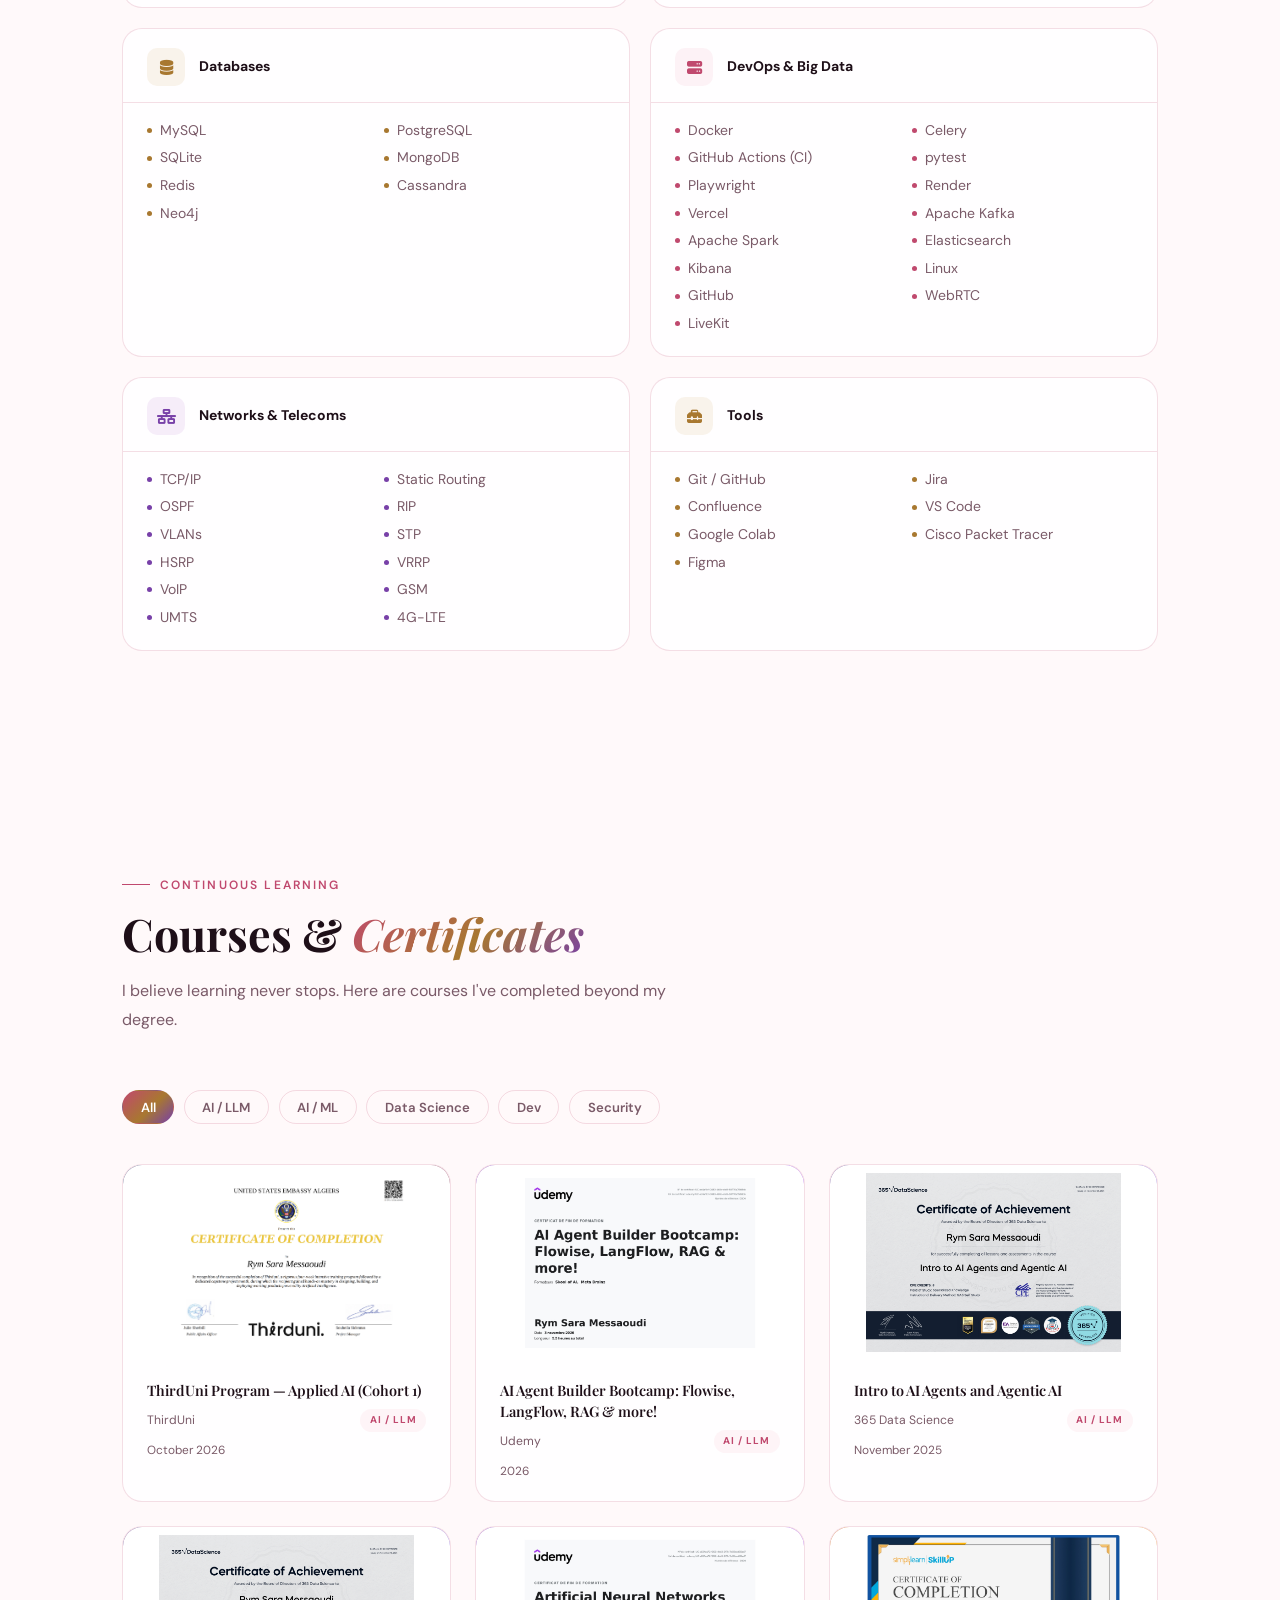
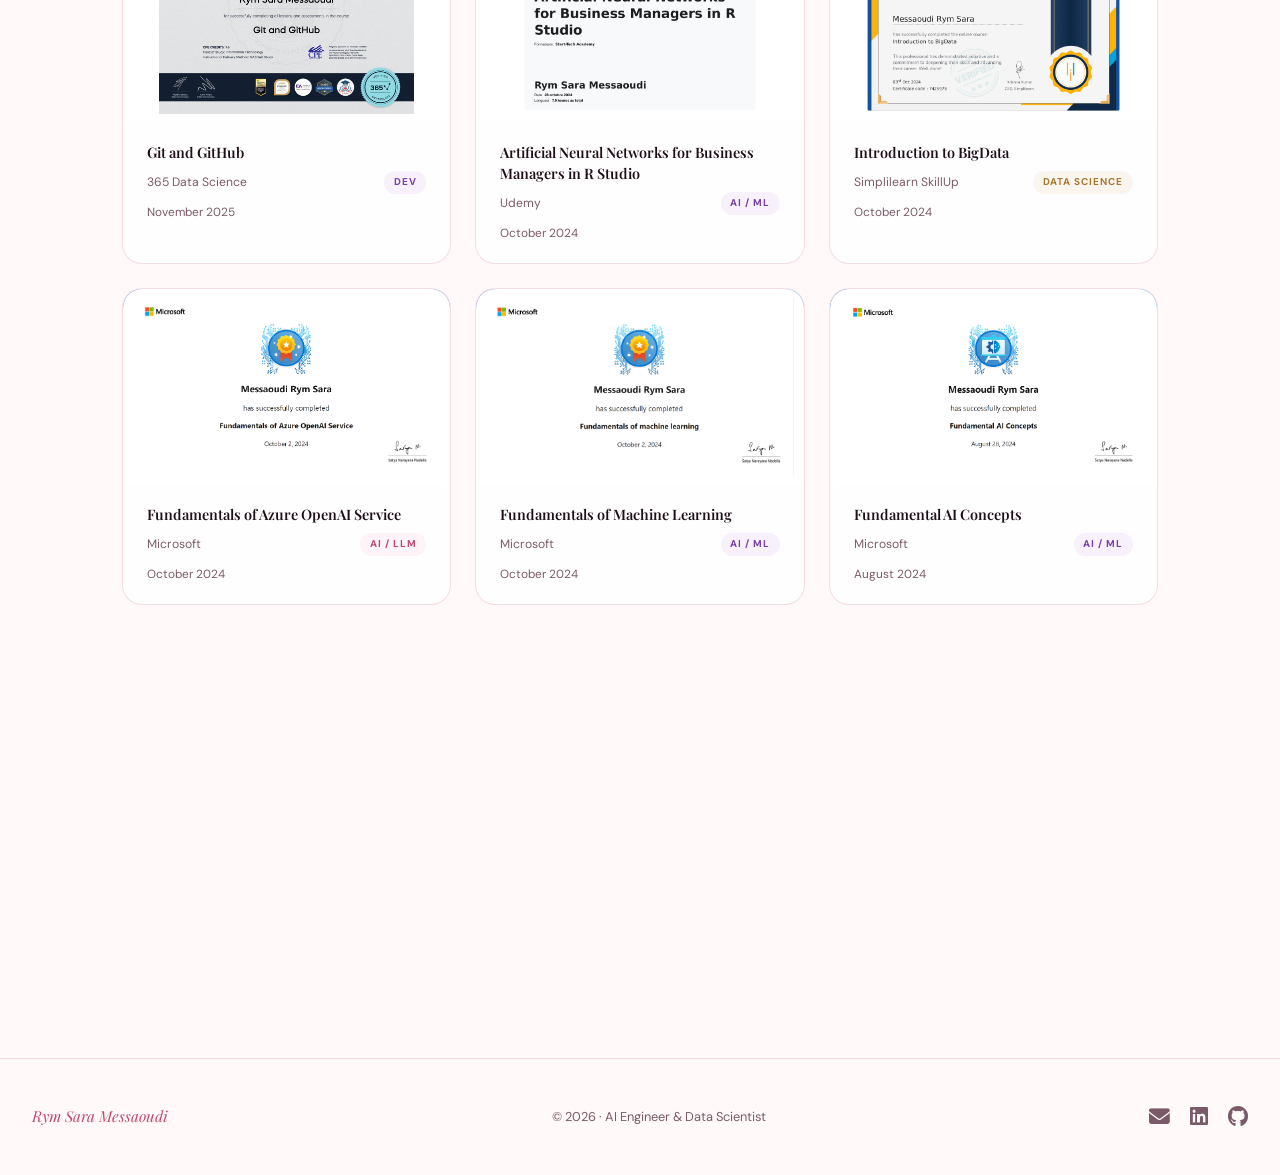
<file: skills.html>
<!DOCTYPE html>
<html lang="en" data-theme="light">
<head>
  <meta charset="UTF-8">
  <meta name="viewport" content="width=device-width, initial-scale=1.0">
  <title>Skills — Rym Sara Messaoudi</title>
  <meta name="description" content="Technical skills, education and courses of Rym Sara Messaoudi — AI Engineer.">
  <link rel="preconnect" href="https://fonts.googleapis.com">
  <link rel="preconnect" href="https://fonts.gstatic.com" crossorigin>
  <link href="https://fonts.googleapis.com/css2?family=Playfair+Display:ital,wght@0,600;0,700;1,400;1,600&family=DM+Sans:wght@300;400;500;600&display=swap" rel="stylesheet">
  <link rel="stylesheet" href="https://cdnjs.cloudflare.com/ajax/libs/font-awesome/6.5.1/css/all.min.css" integrity="sha512-DTOQO9RWCH3ppGqcWaEA1BIZOC6xxalwEsw9c2QQeAIftl+Vegovlnee1c9QX4TctnWMn13TZye+giMm8e2LwA==" crossorigin="anonymous" referrerpolicy="no-referrer">
  <link rel="stylesheet" href="css/style.css">
</head>
<body id="page-skills">

  <div class="cursor-dot"  id="cursor-dot"></div>
  <div class="cursor-ring" id="cursor-ring"></div>

  <!-- ── NAVBAR ──────────────────────────────────────────────────────────── -->
  <nav id="navbar">
    <div class="nav-inner">
      <a href="index.html" class="nav-logo">
        <span class="logo-first">Rym Sara</span>
        <span class="logo-last">Messaoudi</span>
      </a>
      <ul class="nav-links" id="nav-links">
        <li><a href="index.html"      class="nav-link">Home</a></li>
        <li><a href="about.html"      class="nav-link">About</a></li>
        <li><a href="experience.html" class="nav-link">Experience</a></li>
        <li><a href="projects.html"   class="nav-link">Projects</a></li>
        <li><a href="skills.html"     class="nav-link">Skills</a></li>
        <li><a href="contact.html"    class="nav-link">Contact</a></li>
      </ul>
      <div class="nav-actions">
        <button type="button" class="theme-toggle" id="theme-toggle" aria-label="Toggle theme">
          <i class="fas fa-moon"></i>
        </button>
        <button type="button" class="hamburger" id="hamburger" aria-label="Menu">
          <span></span><span></span><span></span>
        </button>
      </div>
    </div>
  </nav>

  <!-- ── PAGE HEADER ──────────────────────────────────────────────────────── -->
  <header class="page-hero">
    <div class="container">
      <p class="page-breadcrumb"><a href="index.html">Home</a> Skills</p>
      <h1 class="page-title">Technical <em>Skills</em></h1>
    </div>
  </header>

  <!-- ── SKILLS GRID ──────────────────────────────────────────────────────── -->
  <section class="section">
    <div class="container">
      <div class="section-head">
        <p class="section-label">Toolkit</p>
        <h2 class="section-title">What I <em>Master</em></h2>
        <p class="section-sub">A broad technical stack spanning AI research, data engineering, and full-stack development.</p>
      </div>
      <div class="skills-masonry" id="skills-grid"></div>
    </div>
  </section>

  <!-- ── CERTIFICATES ─────────────────────────────────────────────────────── -->
  <section class="section">
    <div class="container">
      <div class="section-head">
        <p class="section-label">Continuous Learning</p>
        <h2 class="section-title">Courses & <em>Certificates</em></h2>
        <p class="section-sub">I believe learning never stops. Here are courses I've completed beyond my degree.</p>
      </div>
      <div id="certificates-content"></div>
    </div>
  </section>

  <!-- ── FOOTER ────────────────────────────────────────────────────────────── -->
  <footer>
    <div class="footer-name">Rym Sara Messaoudi</div>
    <span class="footer-copy">© 2026 · AI Engineer & Data Scientist</span>
    <div class="footer-links">
      <a href="mailto:rym.sara.messaoudi@gmail.com" aria-label="Email"><i class="fas fa-envelope"></i></a>
      <a href="https://www.linkedin.com/in/rym-sara-messaoudi-b8a558211" target="_blank" rel="noopener" aria-label="LinkedIn"><i class="fab fa-linkedin"></i></a>
      <a href="https://github.com/MessaoudiRym" target="_blank" rel="noopener" aria-label="GitHub"><i class="fab fa-github"></i></a>
    </div>
  </footer>

  <script src="js/data.js"></script>
  <script src="js/main.js"></script>
</body>
</html>
</file>
<file: css/style.css>
/* PORTFOLIO - SATIN NOIR
   Palette: Deep Aubergine · Rose Gold · Champagne · Soft Lavender
   Fonts  : Playfair Display (headings) · DM Sans (UI/body)
*/

/* 1. VARIABLES */
:root {
  --bg:          #0c0810;
  --bg-alt:      #130d1a;
  --card:        rgba(28, 18, 44, 0.75);
  --card-solid:  #1c122c;
  --primary:     #f0a5bf;
  --gold:        #d4af7a;
  --lavender:    #c084d4;
  --text:        #f5eef2;
  --muted:       #9d8fa8;
  --border:      rgba(240, 165, 191, 0.14);
  --glow:        rgba(240, 165, 191, 0.18);
  --glow-gold:   rgba(212, 175, 122, 0.18);
  --grad:        linear-gradient(135deg, #f0a5bf 0%, #d4af7a 55%, #c084d4 100%);
  --grad-rose:   linear-gradient(135deg, #f0a5bf, #e580a8);
  --grad-gold:   linear-gradient(135deg, #d4af7a, #b8894a);
  --grad-lav:    linear-gradient(135deg, #c084d4, #9050b8);
  --nav-bg:      rgba(12, 8, 16, 0.88);
  --shadow:      rgba(0, 0, 0, 0.5);
}

[data-theme="light"] {
  --bg:          #fff9fa;
  --bg-alt:      #fff1f5;
  --card:        rgba(255, 255, 255, 0.85);
  --card-solid:  #ffffff;
  --primary:     #c0496e;
  --gold:        #a87830;
  --lavender:    #7840a8;
  --text:        #1e0f18;
  --muted:       #7a5a68;
  --border:      rgba(192, 73, 110, 0.18);
  --glow:        rgba(192, 73, 110, 0.12);
  --glow-gold:   rgba(168, 120, 48, 0.12);
  --grad:        linear-gradient(135deg, #c0496e 0%, #a87830 55%, #7840a8 100%);
  --grad-rose:   linear-gradient(135deg, #c0496e, #e580a8);
  --grad-gold:   linear-gradient(135deg, #a87830, #d4af7a);
  --grad-lav:    linear-gradient(135deg, #7840a8, #c084d4);
  --nav-bg:      rgba(255, 249, 250, 0.9);
  --shadow:      rgba(192, 73, 110, 0.08);
}

/* 2. RESET & BASE */
*, *::before, *::after { box-sizing: border-box; margin: 0; padding: 0; }
html { scroll-behavior: smooth; font-size: 16px; }
body {
  font-family: 'DM Sans', sans-serif;
  background: var(--bg);
  color: var(--text);
  line-height: 1.7;
  min-height: 100vh;
  opacity: 0;
  animation: pageIn 0.55s ease 0.05s forwards;
  cursor: none;
}
@keyframes pageIn { to { opacity: 1; } }
h1, h2, h3, h4 { font-family: 'Playfair Display', serif; line-height: 1.25; }
a      { color: inherit; text-decoration: none; }
ul     { list-style: none; }
img    { display: block; max-width: 100%; }
button { font-family: inherit; }

/* 3. CUSTOM CURSOR */
.cursor-dot {
  position: fixed;
  width: 8px;
  height: 8px;
  background: var(--primary);
  border-radius: 50%;
  pointer-events: none;
  z-index: 9999;
  transform: translate(-50%, -50%);
  transition: background 0.3s, transform 0.15s;
}
.cursor-ring {
  position: fixed;
  width: 36px;
  height: 36px;
  border: 1.5px solid var(--primary);
  border-radius: 50%;
  pointer-events: none;
  z-index: 9998;
  transform: translate(-50%, -50%);
  transition: width 0.3s, height 0.3s, border-color 0.3s, opacity 0.3s;
  opacity: 0.6;
}
.cursor-ring.expanded {
  width: 56px;
  height: 56px;
  border-color: var(--gold);
  opacity: 0.9;
}
@media (hover: none) {
  .cursor-dot, .cursor-ring { display: none; }
  body { cursor: auto; }
}

/* 4. LAYOUT */
.container   { max-width: 1100px; margin: 0 auto; padding: 0 2rem; }
.section     { padding: 7rem 0; }
.section-alt { background: var(--bg-alt); }

/* 5. SECTION TITLES */
.section-label {
  font-family: 'DM Sans', sans-serif;
  font-size: 0.75rem;
  font-weight: 600;
  text-transform: uppercase;
  letter-spacing: 0.18em;
  color: var(--primary);
  display: flex;
  align-items: center;
  gap: 0.6rem;
  margin-bottom: 0.75rem;
}
.section-label::before {
  content: '';
  width: 28px;
  height: 1px;
  background: var(--primary);
}

.section-title {
  font-size: clamp(2rem, 4vw, 2.8rem);
  font-weight: 700;
  margin-bottom: 1rem;
  line-height: 1.2;
}
.section-title span,
.section-title em {
  font-style: italic;
  background: var(--grad);
  -webkit-background-clip: text;
  -webkit-text-fill-color: transparent;
  background-clip: text;
}
.section-head { margin-bottom: 3.5rem; }
.section-head .section-sub {
  font-size: 1rem;
  color: var(--muted);
  max-width: 550px;
  line-height: 1.8;
  margin-top: 0.5rem;
}

/* 6. NAVBAR */
#navbar {
  position: fixed;
  inset: 0 0 auto 0;
  z-index: 800;
  transition: background 0.4s, box-shadow 0.4s;
}
#navbar.scrolled {
  background: var(--nav-bg);
  -webkit-backdrop-filter: blur(18px);
  backdrop-filter: blur(18px);
  box-shadow: 0 1px 0 var(--border);
}
.nav-inner {
  max-width: 1100px;
  margin: 0 auto;
  padding: 0 2rem;
  display: flex;
  align-items: center;
  height: 72px;
  gap: 2rem;
}
.nav-logo {
  display: flex;
  flex-direction: column;
  line-height: 1;
  flex-shrink: 0;
}
.logo-first {
  font-family: 'Playfair Display', serif;
  font-size: 1rem;
  font-style: italic;
  font-weight: 400;
  color: var(--primary);
}
.logo-last {
  font-family: 'DM Sans', sans-serif;
  font-size: 0.62rem;
  font-weight: 600;
  letter-spacing: 0.2em;
  text-transform: uppercase;
  color: var(--muted);
}
.nav-links {
  display: flex;
  gap: 0.2rem;
  flex: 1;
  justify-content: center;
}
.nav-link {
  font-size: 0.85rem;
  font-weight: 500;
  color: var(--muted);
  padding: 0.45rem 0.85rem;
  border-radius: 6px;
  position: relative;
  transition: color 0.25s;
  white-space: nowrap;
}
.nav-link::after {
  content: '';
  position: absolute;
  bottom: 2px;
  left: 50%;
  transform: translateX(-50%);
  width: 0;
  height: 1.5px;
  background: var(--grad);
  border-radius: 2px;
  transition: width 0.3s ease;
}
.nav-link:hover { color: var(--text); }
.nav-link:hover::after,
.nav-link.active::after { width: calc(100% - 1.7rem); }
.nav-link.active { color: var(--primary); }

.nav-actions {
  display: flex;
  align-items: center;
  gap: 0.75rem;
  flex-shrink: 0;
}
.nav-socials {
  display: flex;
  align-items: center;
  gap: 0.2rem;
  padding-right: 0.75rem;
  border-right: 1px solid var(--border);
  margin-right: 0.1rem;
}
.nav-social-link {
  color: var(--muted);
  font-size: 1rem;
  width: 34px;
  height: 34px;
  display: flex;
  align-items: center;
  justify-content: center;
  border-radius: 8px;
  cursor: none;
  transition: color 0.2s, background 0.2s;
}
.nav-social-link:hover { color: var(--primary); background: var(--glow); }
@media (max-width: 480px) { .nav-socials { display: none; } }

.theme-toggle {
  background: none;
  border: 1px solid var(--border);
  color: var(--text);
  width: 38px;
  height: 38px;
  border-radius: 10px;
  cursor: none;
  display: flex;
  align-items: center;
  justify-content: center;
  transition: border-color 0.2s, background 0.2s;
  font-size: 0.95rem;
}
.theme-toggle:hover { border-color: var(--primary); background: var(--glow); }

.hamburger {
  display: none;
  flex-direction: column;
  gap: 5px;
  background: none;
  border: none;
  cursor: none;
  padding: 6px;
}
.hamburger span {
  display: block;
  width: 22px;
  height: 1.5px;
  background: var(--text);
  border-radius: 2px;
  transition: 0.3s;
}
.hamburger.open span:nth-child(1) { transform: translateY(6.5px) rotate(45deg); }
.hamburger.open span:nth-child(2) { opacity: 0; }
.hamburger.open span:nth-child(3) { transform: translateY(-6.5px) rotate(-45deg); }

/* 7. BUTTONS */
.btn {
  display: inline-flex;
  align-items: center;
  gap: 0.6rem;
  padding: 0.85rem 1.9rem;
  border-radius: 50px;
  font-family: 'DM Sans', sans-serif;
  font-size: 0.9rem;
  font-weight: 600;
  border: none;
  cursor: none;
  transition: transform 0.25s ease, box-shadow 0.25s ease;
  white-space: nowrap;
}
.btn:hover { transform: translateY(-3px); }
.btn-primary {
  background: var(--grad);
  color: #fff;
  box-shadow: 0 4px 20px var(--glow);
  position: relative;
  overflow: hidden;
}
.btn-primary::after {
  content: '';
  position: absolute;
  inset: 0;
  background: linear-gradient(135deg, rgba(255,255,255,0.15), transparent 60%);
  border-radius: inherit;
}
.btn-primary:hover { box-shadow: 0 10px 40px var(--glow); }
.btn-outline {
  background: transparent;
  color: var(--primary);
  border: 1.5px solid rgba(240, 165, 191, 0.4);
}
.btn-outline:hover {
  border-color: var(--primary);
  background: var(--glow);
  box-shadow: 0 6px 24px var(--glow);
}

/* 8. TAGS */
.tags { display: flex; flex-wrap: wrap; gap: 0.4rem; }
.tag {
  font-size: 0.73rem;
  padding: 0.25rem 0.65rem;
  border-radius: 20px;
  background: rgba(240, 165, 191, 0.08);
  color: var(--primary);
  border: 1px solid rgba(240, 165, 191, 0.2);
  font-weight: 500;
  white-space: nowrap;
  transition: background 0.2s;
}
.tag:hover { background: rgba(240, 165, 191, 0.16); }
[data-theme="light"] .tag { background: rgba(192,73,110,0.07); border-color: rgba(192,73,110,0.2); }

/* 9. PAGE HEADER (inner pages) */
.page-hero {
  padding: 9rem 0 4rem;
  position: relative;
  overflow: hidden;
}
.page-hero::before {
  content: '';
  position: absolute;
  inset: 0;
  background:
    radial-gradient(ellipse 60% 80% at 10% 50%, rgba(240,165,191,0.08) 0%, transparent 70%),
    radial-gradient(ellipse 50% 60% at 90% 30%, rgba(212,175,122,0.06) 0%, transparent 70%);
}
.page-breadcrumb {
  font-size: 0.82rem;
  color: var(--muted);
  margin-bottom: 1rem;
  display: flex;
  align-items: center;
  gap: 0.5rem;
}
.page-breadcrumb a { color: var(--primary); }
.page-breadcrumb a:hover { opacity: 0.75; }
.page-breadcrumb::after { content: '/'; }
.page-title {
  font-size: clamp(2.5rem, 6vw, 4rem);
  font-weight: 700;
  line-height: 1.1;
  position: relative;
}
.page-title em {
  font-style: italic;
  background: var(--grad);
  -webkit-background-clip: text;
  -webkit-text-fill-color: transparent;
  background-clip: text;
}

/* 10. HERO (homepage) */
#hero {
  min-height: 100vh;
  display: flex;
  align-items: center;
  position: relative;
  overflow: hidden;
  padding: 7rem 2rem 4rem;
}
#hero::before {
  content: '';
  position: absolute;
  inset: 0;
  background:
    radial-gradient(ellipse 900px 700px at -10% 60%, rgba(240,165,191,0.1) 0%, transparent 65%),
    radial-gradient(ellipse 700px 600px at 110% 20%, rgba(212,175,122,0.08) 0%, transparent 65%),
    radial-gradient(ellipse 600px 500px at 50% 120%, rgba(192,132,212,0.07) 0%, transparent 65%);
  animation: meshPulse 12s ease-in-out infinite alternate;
}
@keyframes meshPulse { from { opacity: 0.7; } to { opacity: 1; } }

.hero-particles {
  position: absolute;
  inset: 0;
  overflow: hidden;
  pointer-events: none;
}
.particle {
  position: absolute;
  border-radius: 50%;
  background: var(--primary);
  opacity: 0;
  animation: floatUp linear infinite;
}
@keyframes floatUp {
  0%   { transform: translateY(0) scale(1); opacity: 0; }
  10%  { opacity: 0.45; }
  90%  { opacity: 0.15; }
  100% { transform: translateY(-100vh) scale(0.5); opacity: 0; }
}

.hero-inner {
  display: grid;
  grid-template-columns: 1fr 480px;
  align-items: center;
  gap: 4rem;
  position: relative;
  z-index: 1;
  width: 100%;
}
.hero-sup {
  display: inline-flex;
  align-items: center;
  gap: 0.5rem;
  font-size: 0.78rem;
  font-weight: 600;
  text-transform: uppercase;
  letter-spacing: 0.18em;
  color: var(--primary);
  margin-bottom: 1.25rem;
}
.hero-sup::before {
  content: '';
  width: 32px;
  height: 1px;
  background: var(--primary);
  flex-shrink: 0;
}
.hero-name {
  font-size: clamp(3rem, 6vw, 5.5rem);
  font-weight: 700;
  letter-spacing: -0.02em;
  margin-bottom: 1rem;
  line-height: 1.05;
}
.hero-name .name-first {
  display: block;
  background: var(--grad);
  -webkit-background-clip: text;
  -webkit-text-fill-color: transparent;
  background-clip: text;
  font-style: italic;
}
.hero-name .name-last { display: block; color: var(--text); }

.hero-typing {
  font-size: clamp(1rem, 2vw, 1.25rem);
  color: var(--muted);
  margin-bottom: 1.25rem;
  min-height: 2rem;
  display: flex;
  align-items: center;
  gap: 0.3rem;
}
.type-cursor {
  color: var(--primary);
  animation: blink 0.85s step-end infinite;
  font-weight: 300;
}
@keyframes blink { 0%,100%{opacity:1} 50%{opacity:0} }

.hero-desc {
  font-size: 1.05rem;
  color: var(--muted);
  max-width: 500px;
  line-height: 1.85;
  margin-bottom: 2.25rem;
}
.hero-ctas { display: flex; flex-wrap: wrap; gap: 1rem; }

/* Hero photo */
.hero-visual {
  display: flex;
  align-items: center;
  justify-content: center;
  position: relative;
}
.photo-rings {
  position: absolute;
  width: 380px;
  height: 380px;
}
.ring { position: absolute; border-radius: 50%; inset: 0; }
.ring.r1 { border: 1px solid rgba(240,165,191,0.25); animation: spin 28s linear infinite; }
.ring.r2 { inset: -24px; border: 1px dashed rgba(212,175,122,0.2); animation: spin 20s linear infinite reverse; }
.ring.r3 { inset: -52px; border: 1px dotted rgba(192,132,212,0.15); animation: spin 40s linear infinite; }
@keyframes spin { to { transform: rotate(360deg); } }

.photo-wrap { position: relative; width: 300px; height: 300px; z-index: 1; }
.photo-wrap img,
.photo-fallback {
  width: 300px;
  height: 300px;
  border-radius: 50%;
  object-fit: cover;
  object-position: center top;
  border: 2px solid rgba(240,165,191,0.4);
}
.photo-fallback {
  display: none;
  align-items: center;
  justify-content: center;
  background: var(--grad);
  font-family: 'Playfair Display', serif;
  font-size: 3.5rem;
  font-weight: 700;
  color: #fff;
  font-style: italic;
}
.photo-glow {
  position: absolute;
  inset: -20px;
  border-radius: 50%;
  background: radial-gradient(circle, rgba(240,165,191,0.2) 0%, transparent 70%);
  z-index: -1;
  filter: blur(20px);
}
.hero-scroll {
  position: absolute;
  bottom: 2.5rem;
  left: 2rem;
  display: flex;
  flex-direction: column;
  align-items: center;
  gap: 0.5rem;
  z-index: 1;
}
.hero-scroll span {
  font-size: 0.7rem;
  letter-spacing: 0.15em;
  text-transform: uppercase;
  color: var(--muted);
  writing-mode: vertical-rl;
}
.scroll-line {
  width: 1px;
  height: 60px;
  background: linear-gradient(to bottom, var(--primary), transparent);
  animation: scrollLine 2s ease-in-out infinite;
}
@keyframes scrollLine {
  0%   { transform: scaleY(0); transform-origin: top; }
  50%  { transform: scaleY(1); transform-origin: top; }
  51%  { transform-origin: bottom; }
  100% { transform: scaleY(0); transform-origin: bottom; }
}

/* 11. WHAT I DO */
.what-grid {
  display: grid;
  grid-template-columns: repeat(3, 1fr);
  gap: 1.5rem;
}
.what-card {
  padding: 2rem;
  border-radius: 20px;
  background: var(--card);
  -webkit-backdrop-filter: blur(12px);
  backdrop-filter: blur(12px);
  border: 1px solid var(--border);
  transition: transform 0.3s, box-shadow 0.3s, border-color 0.3s;
}
.what-card:hover { transform: translateY(-6px); }
.what-icon {
  font-size: 1.4rem;
  width: 52px;
  height: 52px;
  border-radius: 14px;
  display: flex;
  align-items: center;
  justify-content: center;
  margin-bottom: 1.25rem;
  font-family: 'Playfair Display', serif;
  font-weight: 700;
}
.what-icon.rose     { background: rgba(240,165,191,0.15); color: var(--primary); }
.what-icon.gold     { background: rgba(212,175,122,0.15); color: var(--gold);    }
.what-icon.lavender { background: rgba(192,132,212,0.15); color: var(--lavender); }
.what-card-rose:hover     { border-color: rgba(240,165,191,0.4); box-shadow: 0 20px 60px rgba(240,165,191,0.1); }
.what-card-gold:hover     { border-color: rgba(212,175,122,0.4); box-shadow: 0 20px 60px rgba(212,175,122,0.1); }
.what-card-lavender:hover { border-color: rgba(192,132,212,0.4); box-shadow: 0 20px 60px rgba(192,132,212,0.1); }
.what-title { font-size: 1.1rem; font-weight: 600; margin-bottom: 0.6rem; font-family: 'Playfair Display', serif; }
.what-desc  { font-size: 0.875rem; color: var(--muted); line-height: 1.75; }

/* 12. HIGHLIGHTS (homepage) */
.highlights-header {
  display: flex;
  justify-content: space-between;
  align-items: flex-end;
  margin-bottom: 3rem;
}
.see-all {
  font-size: 0.85rem;
  color: var(--primary);
  display: flex;
  align-items: center;
  gap: 0.4rem;
  transition: gap 0.2s;
}
.see-all:hover { gap: 0.75rem; }
.highlights-list { display: flex; flex-direction: column; gap: 1.25rem; }
.highlight-card {
  display: grid;
  grid-template-columns: auto 1fr;
  gap: 1.5rem;
  align-items: start;
  padding: 1.5rem 1.75rem;
  background: var(--card);
  -webkit-backdrop-filter: blur(12px);
  backdrop-filter: blur(12px);
  border: 1px solid var(--border);
  border-radius: 16px;
  transition: border-color 0.25s, transform 0.25s, box-shadow 0.25s;
}
.highlight-card:hover {
  border-color: rgba(240,165,191,0.3);
  transform: translateX(6px);
  box-shadow: 0 8px 32px var(--shadow);
}
.hl-period {
  font-size: 0.75rem;
  font-weight: 600;
  color: var(--primary);
  background: rgba(240,165,191,0.1);
  padding: 0.3rem 0.7rem;
  border-radius: 20px;
  white-space: nowrap;
  margin-top: 0.2rem;
}
[data-theme="light"] .hl-period { background: rgba(192,73,110,0.08); }
.hl-title   { font-size: 1rem; font-weight: 600; margin-bottom: 0.25rem; }
.hl-company { font-size: 0.83rem; color: var(--muted); margin-bottom: 0.6rem; }
.hl-company i { color: var(--primary); }

/* 13. ABOUT PAGE */
.bio-grid {
  display: grid;
  grid-template-columns: 280px 1fr;
  gap: 5rem;
  align-items: start;
}
.bio-photo-wrap { position: relative; width: 280px; flex-shrink: 0; }
.bio-photo-wrap img,
.bio-photo-fallback {
  width: 280px;
  height: 340px;
  object-fit: cover;
  border-radius: 24px;
  border: 1px solid var(--border);
}
.bio-photo-fallback {
  display: none;
  align-items: center;
  justify-content: center;
  background: var(--grad);
  font-family: 'Playfair Display', serif;
  font-size: 3rem;
  font-style: italic;
  color: #fff;
  font-weight: 700;
}
.bio-photo-deco {
  position: absolute;
  bottom: -16px;
  right: -16px;
  width: 100%;
  height: 100%;
  border-radius: 24px;
  border: 1px solid rgba(240,165,191,0.2);
  z-index: -1;
}
.bio-quote {
  font-family: 'Playfair Display', serif;
  font-size: 1.35rem;
  font-style: italic;
  color: var(--primary);
  border-left: 3px solid var(--primary);
  padding-left: 1.25rem;
  margin-bottom: 1.75rem;
  line-height: 1.6;
}
.bio-text {
  font-size: 1rem;
  color: var(--muted);
  line-height: 1.9;
  white-space: pre-line;
  margin-bottom: 2rem;
}
.bio-values { display: flex; flex-direction: column; gap: 0.85rem; }
.value-item { display: flex; gap: 0.75rem; align-items: flex-start; }
.value-icon  { color: var(--gold); flex-shrink: 0; margin-top: 0.1rem; }
.value-label { font-weight: 600; color: var(--text); font-size: 0.9rem; }
.value-desc  { font-size: 0.83rem; color: var(--muted); }

/* Stats */
.stats-row { display: flex; gap: 1.5rem; flex-wrap: wrap; justify-content: center; }
.stat-item {
  text-align: center;
  padding: 2rem 2.5rem;
  border-radius: 20px;
  background: var(--card);
  -webkit-backdrop-filter: blur(12px);
  backdrop-filter: blur(12px);
  border: 1px solid var(--border);
  flex: 1;
  min-width: 140px;
  transition: transform 0.25s, border-color 0.25s;
}
.stat-item:hover { transform: translateY(-4px); border-color: rgba(240,165,191,0.35); }
.stat-num {
  font-family: 'Playfair Display', serif;
  font-size: 3rem;
  font-weight: 700;
  background: var(--grad);
  -webkit-background-clip: text;
  -webkit-text-fill-color: transparent;
  background-clip: text;
  display: block;
}
.stat-label {
  font-size: 0.75rem;
  text-transform: uppercase;
  letter-spacing: 0.1em;
  color: var(--muted);
  margin-top: 0.25rem;
}

/* Languages — circular rings */
:root { --lang-track: rgba(240,165,191,0.1); }
[data-theme="light"] { --lang-track: rgba(192,73,110,0.08); }

.lang-rings {
  display: flex;
  flex-wrap: nowrap;
  gap: 2rem;
  justify-content: flex-start;
}
.lang-ring-item {
  display: flex;
  flex-direction: column;
  align-items: center;
  gap: 0.7rem;
}
.lang-ring {
  width: 96px;
  height: 96px;
  border-radius: 50%;
  display: flex;
  align-items: center;
  justify-content: center;
  transition: transform 0.3s;
}
.lang-ring-item:hover .lang-ring { transform: scale(1.06); }
.lang-ring-inner {
  width: 70px;
  height: 70px;
  border-radius: 50%;
  background: var(--bg);
  display: flex;
  align-items: center;
  justify-content: center;
}
[data-theme="light"] .lang-ring-inner { background: #fff9fa; }
.lang-ring-flag { font-size: 1.65rem; line-height: 1; }
.lang-ring-name {
  font-family: 'Playfair Display', serif;
  font-size: 0.95rem;
  font-weight: 600;
  color: var(--text);
}
.lang-ring-badge {
  font-size: 0.65rem;
  font-weight: 700;
  text-transform: uppercase;
  letter-spacing: 0.1em;
  padding: 0.2rem 0.65rem;
  border-radius: 20px;
}
.lang-ring-badge.rose     { background: rgba(240,165,191,0.14); color: var(--primary);  }
.lang-ring-badge.lavender { background: rgba(192,132,212,0.14); color: var(--lavender); }
.lang-ring-badge.gold     { background: rgba(212,175,122,0.14); color: var(--gold);     }

/* Tablet → 2×2 */
@media (max-width: 700px) {
  .lang-rings { flex-wrap: wrap; gap: 1.75rem 2rem; }
  .lang-ring-item { width: calc(50% - 1rem); align-items: center; }
}
/* Mobile → 2×2 plus compact */
@media (max-width: 420px) {
  .lang-rings { gap: 1.25rem; }
  .lang-ring { width: 80px; height: 80px; }
  .lang-ring-inner { width: 58px; height: 58px; }
  .lang-ring-flag { font-size: 1.4rem; }
  .lang-ring-item { width: calc(50% - 0.625rem); }
}

/* Interests */
.interests-flex { display: flex; flex-wrap: wrap; gap: 0.75rem; }
.interest-pill {
  display: inline-flex;
  align-items: center;
  gap: 0.5rem;
  padding: 0.55rem 1.1rem;
  border-radius: 50px;
  background: var(--card);
  -webkit-backdrop-filter: blur(8px);
  backdrop-filter: blur(8px);
  border: 1px solid var(--border);
  font-size: 0.88rem;
  transition: border-color 0.2s, transform 0.2s;
}
.interest-pill:hover { border-color: rgba(240,165,191,0.4); transform: translateY(-2px); }

/* 14. EXPERIENCE PAGE */
.timeline { position: relative; padding-left: 2rem; }
.timeline::before {
  content: '';
  position: absolute;
  left: calc(1rem - 1px);
  top: 16px;
  bottom: 16px;
  width: 2px;
  background: linear-gradient(to bottom, var(--primary), var(--gold) 50%, var(--lavender));
  border-radius: 2px;
  opacity: 0.4;
}
.timeline-item { position: relative; margin-bottom: 2rem; }
.tl-dot {
  position: absolute;
  left: calc(-2rem + 9px);
  top: 1.4rem;
  width: 14px;
  height: 14px;
  border-radius: 50%;
  background: var(--grad);
  box-shadow: 0 0 0 3px var(--bg-alt), 0 0 12px var(--glow);
  z-index: 1;
}
[data-theme="light"] .tl-dot { box-shadow: 0 0 0 3px var(--bg-alt), 0 0 12px rgba(192,73,110,0.3); }
.tl-card {
  background: var(--card);
  -webkit-backdrop-filter: blur(14px);
  backdrop-filter: blur(14px);
  border: 1px solid var(--border);
  border-radius: 18px;
  padding: 1.75rem;
  position: relative;
  overflow: hidden;
  transition: border-color 0.3s, box-shadow 0.3s, transform 0.3s;
}
.tl-card::before {
  content: '';
  position: absolute;
  left: 0; top: 0; bottom: 0;
  width: 3px;
  border-radius: 3px 0 0 3px;
}
.tl-card.type-ai::before      { background: var(--grad-rose); }
.tl-card.type-dev::before     { background: var(--grad-lav);  }
.tl-card.type-network::before { background: var(--grad-gold); }
.tl-card:hover {
  border-color: rgba(240,165,191,0.3);
  box-shadow: 0 16px 48px var(--shadow);
  transform: translateY(-3px);
}
.tl-header {
  display: flex;
  justify-content: space-between;
  align-items: flex-start;
  gap: 1rem;
  flex-wrap: wrap;
  margin-bottom: 1rem;
}
.tl-title  { font-size: 1.1rem; font-weight: 600; margin-bottom: 0.2rem; }
.tl-meta   { font-size: 0.83rem; color: var(--muted); }
.tl-meta i { color: var(--primary); }
.period-pill {
  font-size: 0.75rem;
  font-weight: 600;
  color: var(--primary);
  background: rgba(240,165,191,0.1);
  padding: 0.28rem 0.8rem;
  border-radius: 20px;
  white-space: nowrap;
  flex-shrink: 0;
}
[data-theme="light"] .period-pill { background: rgba(192,73,110,0.08); }
.tl-points { display: flex; flex-direction: column; gap: 0.4rem; margin-bottom: 1rem; }
.tl-points li {
  font-size: 0.875rem;
  color: var(--muted);
  padding-left: 1rem;
  position: relative;
}
.tl-points li::before { content: '›'; position: absolute; left: 0; color: var(--primary); font-weight: 700; }

/* Projects grid */
.projects-grid { display: grid; grid-template-columns: repeat(2, 1fr); gap: 1.5rem; }
.proj-card {
  background: var(--card);
  -webkit-backdrop-filter: blur(14px);
  backdrop-filter: blur(14px);
  border: 1px solid var(--border);
  border-radius: 20px;
  padding: 2rem;
  display: flex;
  flex-direction: column;
  gap: 0.75rem;
  position: relative;
  overflow: hidden;
  transition: transform 0.3s, box-shadow 0.3s, border-color 0.3s;
}
.proj-card::after {
  content: '';
  position: absolute;
  top: 0; left: 0; right: 0;
  height: 3px;
  opacity: 0;
  transition: opacity 0.3s;
}
.proj-card.accent-rose::after     { background: var(--grad-rose); }
.proj-card.accent-gold::after     { background: var(--grad-gold); }
.proj-card.accent-lavender::after { background: var(--grad-lav);  }
.proj-card:hover { transform: translateY(-6px); box-shadow: 0 24px 60px var(--shadow); }
.proj-card:hover::after              { opacity: 1; }
.proj-card:hover.accent-rose         { border-color: rgba(240,165,191,0.35); }
.proj-card:hover.accent-gold         { border-color: rgba(212,175,122,0.35); }
.proj-card:hover.accent-lavender     { border-color: rgba(192,132,212,0.35); }
.proj-icon  { font-size: 2.2rem; line-height: 1; }
.proj-icon i, .proj-card-emoji i { font-size: inherit; }
.accent-rose     .proj-icon i, .accent-rose     .proj-card-emoji i { color: var(--primary); }
.accent-gold     .proj-icon i, .accent-gold     .proj-card-emoji i { color: var(--gold); }
.accent-lavender .proj-icon i, .accent-lavender .proj-card-emoji i { color: var(--lavender); }
.proj-title { font-family: 'Playfair Display', serif; font-size: 1.05rem; font-weight: 600; }
.proj-desc  { font-size: 0.875rem; color: var(--muted); line-height: 1.75; flex: 1; }

/* 15. SKILLS PAGE — category cards with bullet list */
.skills-grid-cards {
  display: grid;
  grid-template-columns: repeat(2, 1fr);
  gap: 1.25rem;
}

.skill-cat-card {
  background: var(--card);
  -webkit-backdrop-filter: blur(12px);
  backdrop-filter: blur(12px);
  border: 1px solid var(--border);
  border-radius: 20px;
  overflow: hidden;
  transition: transform 0.28s, box-shadow 0.28s, border-color 0.28s;
}
.skill-cat-card:hover { transform: translateY(-5px); box-shadow: 0 18px 50px var(--shadow); }
.skill-cat-card.accent-rose:hover     { border-color: rgba(240,165,191,0.38); }
.skill-cat-card.accent-gold:hover     { border-color: rgba(212,175,122,0.38); }
.skill-cat-card.accent-lavender:hover { border-color: rgba(192,132,212,0.38); }

.skill-cat-header {
  padding: 1.2rem 1.5rem 1rem;
  display: flex;
  align-items: center;
  gap: 0.85rem;
  border-bottom: 1px solid var(--border);
}
.skill-cat-icon {
  width: 38px;
  height: 38px;
  border-radius: 10px;
  display: flex;
  align-items: center;
  justify-content: center;
  font-size: 0.95rem;
  flex-shrink: 0;
}
.skill-cat-icon.rose     { background: rgba(240,165,191,0.15); color: var(--primary);  }
.skill-cat-icon.gold     { background: rgba(212,175,122,0.15); color: var(--gold);     }
.skill-cat-icon.lavender { background: rgba(192,132,212,0.15); color: var(--lavender); }

.skill-cat-title {
  font-size: 0.875rem;
  font-weight: 700;
  color: var(--text);
}

.skill-cat-body { padding: 1.1rem 1.5rem 1.4rem; }

.skill-list {
  list-style: none;
  display: grid;
  grid-template-columns: 1fr 1fr;
  gap: 0.5rem 1rem;
}
.skill-list li {
  font-size: 0.875rem;
  color: var(--muted);
  display: flex;
  align-items: center;
  gap: 0.5rem;
  line-height: 1.4;
}
.skill-list li::before {
  content: '';
  width: 5px;
  height: 5px;
  border-radius: 50%;
  flex-shrink: 0;
}
.accent-rose     .skill-list li::before { background: var(--primary);  }
.accent-gold     .skill-list li::before { background: var(--gold);     }
.accent-lavender .skill-list li::before { background: var(--lavender); }

@media (max-width: 920px) { .skills-grid-cards { grid-template-columns: 1fr; } }
@media (max-width: 480px)  { .skill-list { grid-template-columns: 1fr; } }

/* Education */
.edu-list { display: flex; flex-direction: column; gap: 1.25rem; }
.edu-card {
  background: var(--card);
  -webkit-backdrop-filter: blur(12px);
  backdrop-filter: blur(12px);
  border: 1px solid var(--border);
  border-radius: 20px;
  overflow: hidden;
  display: grid;
  grid-template-columns: 200px 1fr;
  transition: border-color 0.25s, transform 0.25s;
}
.edu-card:hover { border-color: rgba(240,165,191,0.3); transform: translateY(-2px); }
.edu-side {
  background: rgba(240,165,191,0.05);
  border-right: 1px solid var(--border);
  padding: 1.75rem 1.5rem;
  display: flex;
  flex-direction: column;
  justify-content: center;
  gap: 0.4rem;
}
[data-theme="light"] .edu-side { background: rgba(192,73,110,0.04); }
.edu-period { font-family: 'Playfair Display', serif; font-size: 1.1rem; font-style: italic; color: var(--primary); }
.edu-loc    { font-size: 0.78rem; color: var(--muted); }
.edu-loc i  { color: var(--gold); }
.edu-body   { padding: 1.75rem; }
.edu-degree { font-size: 1rem; font-weight: 600; margin-bottom: 0.25rem; }
.edu-spec   { font-size: 0.88rem; color: var(--primary); font-weight: 500; margin-bottom: 0.3rem; }
.edu-inst   { font-size: 0.83rem; color: var(--muted); }
.edu-highlight {
  margin-top: 0.9rem;
  font-size: 0.82rem;
  color: var(--text);
  background: rgba(212,175,122,0.08);
  border-left: 2px solid var(--gold);
  border-radius: 0 8px 8px 0;
  padding: 0.5rem 0.8rem;
}
[data-theme="light"] .edu-highlight { background: rgba(168,120,48,0.07); }
.edu-highlight i { color: var(--gold); margin-right: 0.3rem; }

/* Certificates */
.cert-empty {
  text-align: center;
  padding: 4rem 1rem;
  color: var(--muted);
}
.cert-empty i { font-size: 2.5rem; color: var(--primary); opacity: 0.3; display: block; margin-bottom: 1rem; }
.cert-empty code { background: rgba(240,165,191,0.1); padding: 0.15rem 0.4rem; border-radius: 4px; font-size: 0.8rem; color: var(--primary); }

.cert-filters {
  display: flex;
  flex-wrap: wrap;
  gap: 0.6rem;
  margin-bottom: 2.5rem;
}
.cert-filter-btn {
  padding: 0.45rem 1.1rem;
  border-radius: 50px;
  border: 1px solid var(--border);
  background: transparent;
  color: var(--muted);
  font-family: 'DM Sans', sans-serif;
  font-size: 0.82rem;
  font-weight: 600;
  cursor: none;
  transition: all 0.25s;
}
.cert-filter-btn:hover  { border-color: var(--primary); color: var(--text); }
.cert-filter-btn.active { background: var(--grad); border-color: transparent; color: #fff; }

.cert-grid-v2 {
  display: grid;
  grid-template-columns: repeat(auto-fill, minmax(270px, 1fr));
  gap: 1.5rem;
}
.cert-card-v2 {
  background: var(--card);
  border: 1px solid var(--border);
  border-radius: 20px;
  overflow: hidden;
  transition: transform 0.3s, box-shadow 0.3s, border-color 0.3s;
}
.cert-card-v2:hover { transform: translateY(-6px); box-shadow: 0 20px 50px var(--shadow); border-color: rgba(240,165,191,0.25); }

.cert-preview-area {
  position: relative;
  height: 195px;
  display: flex;
  flex-direction: column;
  align-items: center;
  justify-content: center;
  gap: 0.6rem;
  overflow: hidden;
}
.cert-watermark {
  position: absolute;
  top: 50%;
  left: 50%;
  transform: translate(-50%,-50%) rotate(-20deg);
  font-size: 3.2rem;
  font-weight: 900;
  color: rgba(255,255,255,0.05);
  letter-spacing: 0.15em;
  pointer-events: none;
  white-space: nowrap;
  -webkit-user-select: none;
  user-select: none;
}
.cert-preview-icon {
  font-size: 2.2rem;
  color: rgba(255,255,255,0.92);
  filter: drop-shadow(0 2px 8px rgba(0,0,0,0.25));
  position: relative;
  z-index: 1;
}
.cert-platform-stamp {
  font-size: 0.68rem;
  font-weight: 700;
  color: rgba(255,255,255,0.7);
  text-transform: uppercase;
  letter-spacing: 0.14em;
  position: relative;
  z-index: 1;
}
.cert-preview-img {
  position: absolute;
  inset: 0;
  width: 100%;
  height: 100%;
  object-fit: contain;
  z-index: 2;
  padding: 0.5rem;
  background: #fff;
}
.cert-info {
  padding: 1.25rem 1.5rem;
  display: flex;
  flex-direction: column;
  gap: 0.5rem;
}
.cert-title-v2 {
  font-size: 0.9rem;
  font-weight: 600;
  line-height: 1.45;
  color: var(--text);
}
.cert-meta {
  display: flex;
  align-items: center;
  justify-content: space-between;
  gap: 0.5rem;
  flex-wrap: wrap;
}
.cert-platform-v2 { font-size: 0.76rem; color: var(--muted); }
.cert-badge-cat {
  font-size: 0.62rem;
  font-weight: 700;
  text-transform: uppercase;
  letter-spacing: 0.1em;
  padding: 0.2rem 0.6rem;
  border-radius: 20px;
  flex-shrink: 0;
}
.cert-badge-cat.rose     { background: rgba(240,165,191,0.12); color: var(--primary);  }
.cert-badge-cat.gold     { background: rgba(212,175,122,0.12); color: var(--gold);     }
.cert-badge-cat.lavender { background: rgba(192,132,212,0.12); color: var(--lavender); }
.cert-date-v2 { font-size: 0.74rem; color: var(--muted); }
@media (max-width: 600px) { .cert-grid-v2 { grid-template-columns: 1fr; } }

/* 16. CONTACT PAGE */
.contact-grid { display: grid; grid-template-columns: 1fr 1fr; gap: 4rem; align-items: start; }
.contact-intro { font-size: 1.05rem; color: var(--muted); line-height: 1.85; margin-bottom: 2.5rem; }
.contact-links { display: flex; flex-direction: column; gap: 1rem; }
.contact-link {
  display: flex;
  align-items: center;
  gap: 1rem;
  padding: 1.1rem 1.4rem;
  background: var(--card);
  -webkit-backdrop-filter: blur(12px);
  backdrop-filter: blur(12px);
  border: 1px solid var(--border);
  border-radius: 14px;
  font-size: 0.92rem;
  transition: border-color 0.25s, transform 0.25s, box-shadow 0.25s;
}
.contact-link:hover {
  border-color: rgba(240,165,191,0.4);
  transform: translateX(6px);
  box-shadow: 0 8px 32px var(--glow);
}
.cl-icon {
  width: 40px;
  height: 40px;
  border-radius: 10px;
  background: rgba(240,165,191,0.1);
  display: flex;
  align-items: center;
  justify-content: center;
  color: var(--primary);
  flex-shrink: 0;
}
[data-theme="light"] .cl-icon { background: rgba(192,73,110,0.08); }
.cl-label { font-size: 0.72rem; text-transform: uppercase; letter-spacing: 0.1em; color: var(--muted); }
.cl-value { font-size: 0.88rem; font-weight: 500; }

/* Contact form */
.contact-form { display: flex; flex-direction: column; gap: 1.25rem; }
.form-group   { display: flex; flex-direction: column; gap: 0.4rem; }
.form-group label {
  font-size: 0.78rem;
  font-weight: 600;
  text-transform: uppercase;
  letter-spacing: 0.1em;
  color: var(--muted);
}
.form-group input,
.form-group textarea {
  background: var(--card);
  -webkit-backdrop-filter: blur(8px);
  backdrop-filter: blur(8px);
  border: 1px solid var(--border);
  border-radius: 12px;
  padding: 0.85rem 1.1rem;
  font-family: 'DM Sans', sans-serif;
  font-size: 0.9rem;
  color: var(--text);
  outline: none;
  transition: border-color 0.25s, box-shadow 0.25s;
  resize: vertical;
}
.form-group input::placeholder,
.form-group textarea::placeholder { color: var(--muted); opacity: 0.6; }
.form-group input:focus,
.form-group textarea:focus {
  border-color: var(--primary);
  box-shadow: 0 0 0 3px var(--glow);
}
.form-group textarea { min-height: 140px; }
[data-theme="light"] .form-group input,
[data-theme="light"] .form-group textarea { background: #fff; }

/* 17. FOOTER */
footer {
  padding: 2.5rem 2rem;
  border-top: 1px solid var(--border);
  display: flex;
  align-items: center;
  justify-content: space-between;
  flex-wrap: wrap;
  gap: 1rem;
}
.footer-name { font-family: 'Playfair Display', serif; font-size: 0.95rem; font-style: italic; color: var(--primary); }
.footer-copy { font-size: 0.8rem; color: var(--muted); }
.footer-links { display: flex; gap: 1.25rem; }
.footer-links a { color: var(--muted); font-size: 1.3rem; transition: color 0.2s; }
.footer-links a:hover { color: var(--primary); }

/* 18. REVEAL ANIMATIONS */
.reveal {
  opacity: 0;
  transform: translateY(30px);
  transition: opacity 0.7s ease, transform 0.7s ease;
}
.reveal.visible { opacity: 1; transform: translateY(0); }
.reveal-left  { opacity: 0; transform: translateX(-30px); transition: opacity 0.7s ease, transform 0.7s ease; }
.reveal-right { opacity: 0; transform: translateX(30px);  transition: opacity 0.7s ease, transform 0.7s ease; }
.reveal-left.visible, .reveal-right.visible { opacity: 1; transform: translateX(0); }

/* Stagger */
.what-grid     .reveal:nth-child(2) { transition-delay: 0.10s; }
.what-grid     .reveal:nth-child(3) { transition-delay: 0.20s; }
.projects-grid .reveal:nth-child(2) { transition-delay: 0.08s; }
.projects-grid .reveal:nth-child(3) { transition-delay: 0.16s; }
.projects-grid .reveal:nth-child(4) { transition-delay: 0.24s; }
.skills-masonry .reveal:nth-child(2) { transition-delay: 0.06s; }
.skills-masonry .reveal:nth-child(3) { transition-delay: 0.12s; }
.skills-masonry .reveal:nth-child(4) { transition-delay: 0.18s; }
.skills-masonry .reveal:nth-child(5) { transition-delay: 0.24s; }
.skills-masonry .reveal:nth-child(6) { transition-delay: 0.30s; }
.skills-masonry .reveal:nth-child(7) { transition-delay: 0.36s; }
.skills-masonry .reveal:nth-child(8) { transition-delay: 0.42s; }

/* 19. RESPONSIVE */
@media (max-width: 920px) {
  .hero-inner  { grid-template-columns: 1fr; text-align: center; }
  .hero-visual { order: -1; }
  .hero-sup    { justify-content: center; }
  .hero-desc   { max-width: 100%; }
  .hero-ctas   { justify-content: center; }
  .photo-rings { width: 300px; height: 300px; }
  .photo-wrap, .photo-wrap img, .photo-fallback { width: 230px; height: 230px; }
  .what-grid      { grid-template-columns: 1fr; }
  .projects-grid  { grid-template-columns: 1fr; }
  .bio-grid       { grid-template-columns: 1fr; gap: 3rem; }
  .contact-grid   { grid-template-columns: 1fr; gap: 3rem; }
  .edu-card       { grid-template-columns: 1fr; }
  .edu-side       { border-right: none; border-bottom: 1px solid var(--border); padding: 1.25rem 1.5rem; flex-direction: row; justify-content: space-between; align-items: center; }
}

@media (max-width: 768px) {
  .section    { padding: 5rem 0; }
  .page-hero  { padding: 7rem 0 3rem; }
  .hamburger  { display: flex; }
  .nav-links {
    display: none;
    position: absolute;
    top: 72px; left: 0; right: 0;
    background: var(--nav-bg);
    -webkit-backdrop-filter: blur(18px);
    backdrop-filter: blur(18px);
    flex-direction: column;
    padding: 1rem 1.5rem 1.5rem;
    gap: 0.15rem;
    border-top: 1px solid var(--border);
    box-shadow: 0 16px 40px var(--shadow);
  }
  .nav-links.open    { display: flex; }
  .nav-link          { padding: 0.6rem 0.75rem; }
  .highlights-header { flex-direction: column; align-items: flex-start; gap: 0.5rem; }
  .hero-scroll       { display: none; }
  /* About languages grid */
  .about-lang-grid   { grid-template-columns: 1fr !important; gap: 2.5rem !important; }
}

@media (max-width: 480px) {
  .container  { padding: 0 1.25rem; }
  .stats-row  { gap: 1rem; }
  .stat-item  { padding: 1.5rem; min-width: 120px; }
  .bio-photo-wrap { display: none; }
  .edu-side   { flex-direction: column; align-items: flex-start; gap: 0.25rem; }
}
</file>
